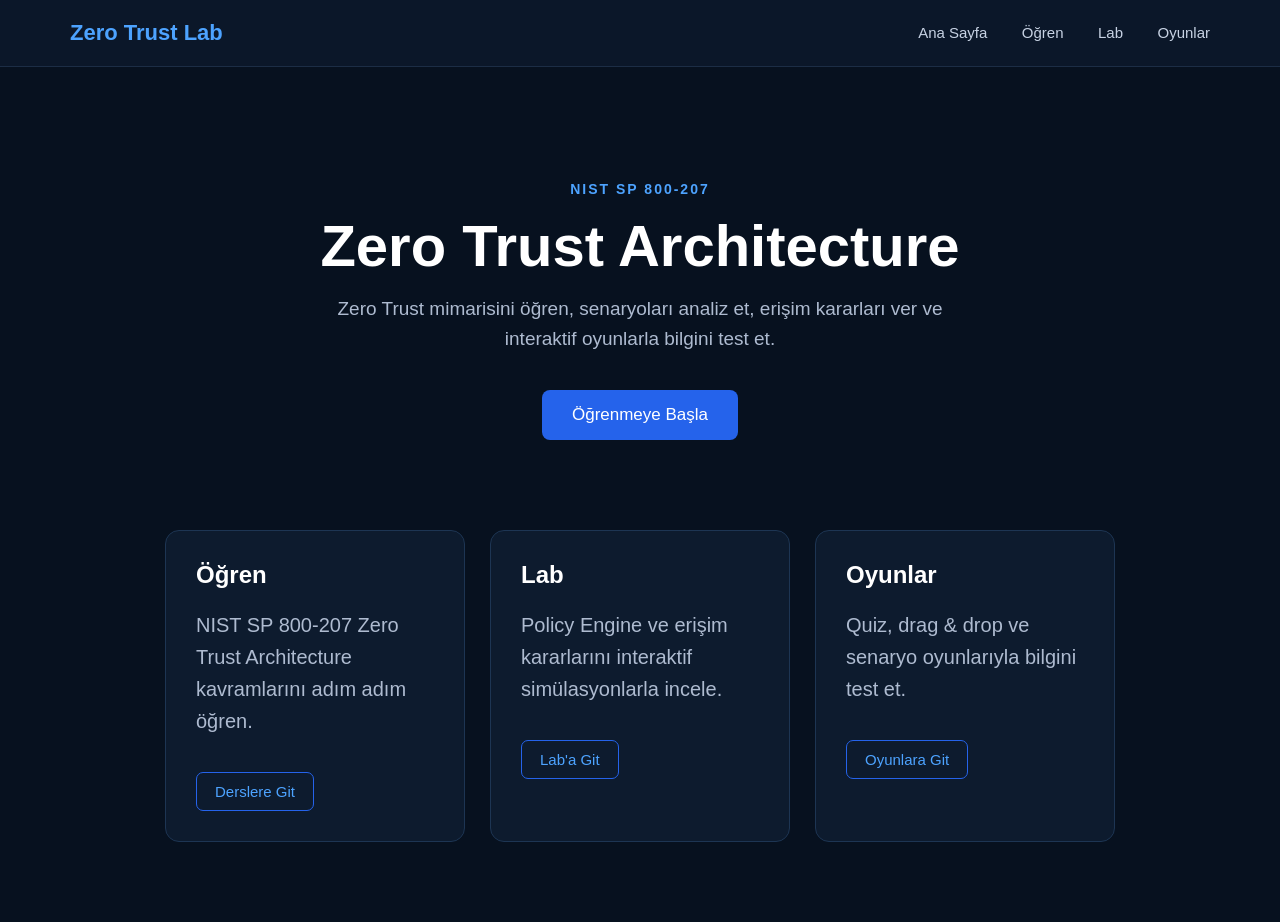
<file: index.html>
<!DOCTYPE html>


<html lang="tr">

<head>

   
    <meta charset="UTF-8">

  
    <meta name="viewport" content="width=device-width, initial-scale=1.0">

    
    <title>Zero Trust Lab</title>

   
    <link rel="stylesheet" href="style.css">

</head>



   <body>

    
    <header class="navbar">

      
        <div class="logo">
            Zero Trust Lab </div>


       
        <nav>
            <a href="index.html">Ana Sayfa</a>
            <a href="learn.html">Öğren</a>
            <a href="lab.html">Lab</a>
            <a href="games.html">Oyunlar</a>
        </nav>

    </header>


   
    <main>

        <section class="hero">

            
            <p class="hero-label">
                NIST SP 800-207
            </p>

        
            <h1>
                Zero Trust Architecture
            </h1>

            <p class="hero-description">
                Zero Trust mimarisini öğren,
                senaryoları analiz et,
                erişim kararları ver
                ve interaktif oyunlarla bilgini test et.
            </p>

            <a href="learn.html" class="start-button">
            Öğrenmeye Başla
            </a>

        </section>


        <section class="cards">

            
            <div class="card">

                <h2>Öğren</h2>

                <p>
                    NIST SP 800-207 Zero Trust Architecture
                    kavramlarını adım adım öğren.
                </p>

               <a href="learn.html" class="card-button">
              Derslere Git
                </a>

            </div>


            
            <div class="card">

                <h2>Lab</h2>

                <p>
                    Policy Engine ve erişim kararlarını
                    interaktif simülasyonlarla incele.
                </p>

                <a href="lab.html" class="card-button">
                Lab'a Git
                </a>

            </div>


            <div class="card">

                <h2>Oyunlar</h2>

                <p>
                    Quiz, drag & drop ve senaryo
                    oyunlarıyla bilgini test et.
                </p>

                <a href="games.html" class="card-button">
                Oyunlara Git
                </a>

            </div>

        </section>

       </main>

</body>

</html>
</file>
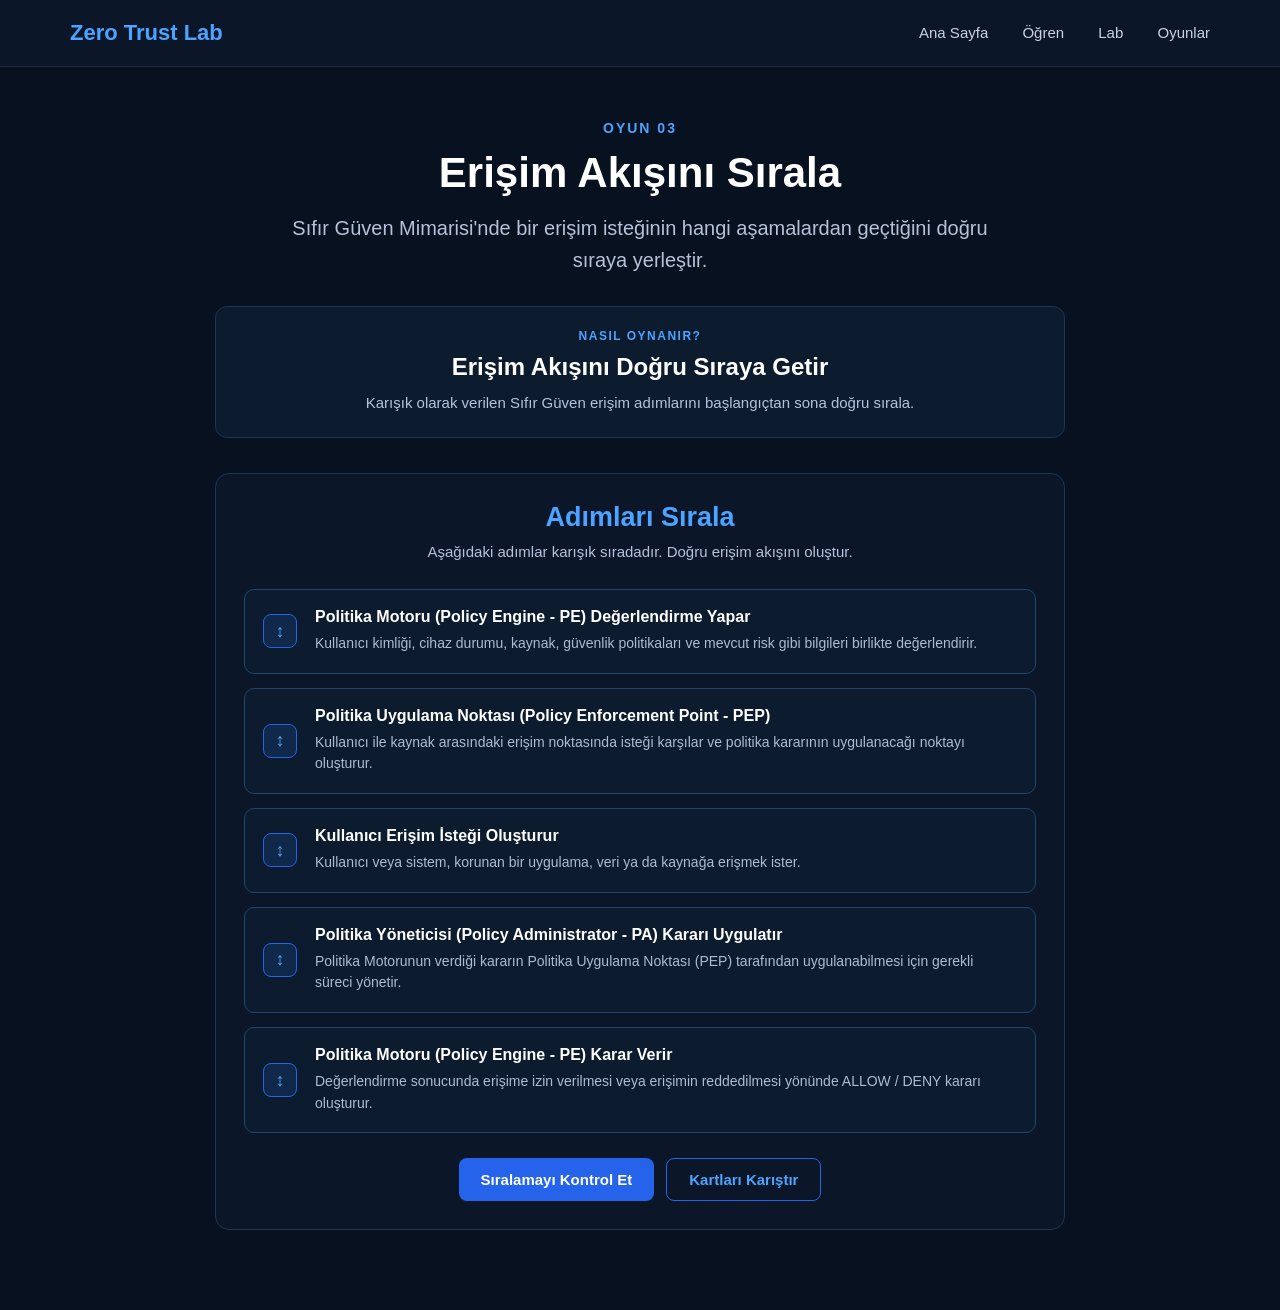
<file: access-flow-order.html>
<!DOCTYPE html>

<html lang="tr">

<head>

    <meta charset="UTF-8">

    <meta name="viewport" content="width=device-width, initial-scale=1.0">

    <title>Erişim Akışını Sırala | Zero Trust Lab</title>

    <!--  CSS dosyası bağlama -->
    <link rel="stylesheet" href="style.css">

</head>

<body>

    <!-- ÜST MENÜ -->

    <header class="navbar">

        <div class="logo">
            Zero Trust Lab
        </div>

        <nav>

            <a href="index.html">
                Ana Sayfa
            </a>

            <a href="learn.html">
                Öğren
            </a>

            <a href="lab.html">
                Lab
            </a>

            <a href="games.html">
                Oyunlar
            </a>

        </nav>

    </header>


    
    <main class="access-flow-page">

        <section class="access-flow-header">

            <p class="hero-label">
                OYUN 03
            </p>

            <h1>
                Erişim Akışını Sırala
            </h1>

            <p>
                Sıfır Güven Mimarisi'nde bir erişim isteğinin
                hangi aşamalardan geçtiğini doğru sıraya yerleştir.
            </p>


        </section>

        
  

        <section class="access-flow-guide">

            <span class="lab-tool-label">
                NASIL OYNANIR?
            </span>

            <h2>
                Erişim Akışını Doğru Sıraya Getir
            </h2>

            <p>
                Karışık olarak verilen Sıfır Güven erişim
                adımlarını başlangıçtan sona doğru sırala.
            </p>

        </section>

   

<section class="access-flow-game">

    <h2>
        Adımları Sırala
    </h2>

    <p>
        Aşağıdaki adımlar karışık sıradadır.
        Doğru erişim akışını oluştur.
    </p>


 
<!-- Karışık erişim adımlarını tutan ana alan -->
<div class="access-flow-list">   
    
 
<div
    class="access-flow-card"
    data-order="3"
    draggable="true"
    ondragstart="akisKartiniSurukle(event, this)"
    ondragend="akisKartiniBirak(this)"
    ondragover="akisKartininUzerineGel(event)"
    ondrop="akisKartiniTasi(this)"
>
    <span class="access-flow-drag-icon">
    ↕
    </span>

    <strong>
        Politika Motoru
        (Policy Engine - PE) Değerlendirme Yapar
    </strong>

    <p>
        Kullanıcı kimliği, cihaz durumu, kaynak,
        güvenlik politikaları ve mevcut risk gibi
        bilgileri birlikte değerlendirir.
    </p>

</div>


  
    

<div
    class="access-flow-card"
    data-order="2"
    draggable="true"
    ondragstart="akisKartiniSurukle(event, this)"
    ondragend="akisKartiniBirak(this)"
    ondragover="akisKartininUzerineGel(event)"
    ondrop="akisKartiniTasi(this)"
>
    <span class="access-flow-drag-icon">
    ↕
    </span>

    <strong>
        Politika Uygulama Noktası
        (Policy Enforcement Point - PEP)
    </strong>

    <p>
        Kullanıcı ile kaynak arasındaki erişim noktasında
        isteği karşılar ve politika kararının uygulanacağı
        noktayı oluşturur.
    </p>

</div>



<div
    class="access-flow-card"
    data-order="1"
    draggable="true"
    ondragstart="akisKartiniSurukle(event, this)"
    ondragend="akisKartiniBirak(this)"
    ondragover="akisKartininUzerineGel(event)"
    ondrop="akisKartiniTasi(this)"
>

    <span class="access-flow-drag-icon">
    ↕
    </span>

    <strong>
        Kullanıcı Erişim İsteği Oluşturur
    </strong>

    <p>
        Kullanıcı veya sistem, korunan bir uygulama,
        veri ya da kaynağa erişmek ister.
    </p>

</div>




<div
    class="access-flow-card"
    data-order="5"
    draggable="true"
    ondragstart="akisKartiniSurukle(event, this)"
    ondragend="akisKartiniBirak(this)"
    ondragover="akisKartininUzerineGel(event)"
    ondrop="akisKartiniTasi(this)"
>
    <span class="access-flow-drag-icon">
    ↕
    </span>
    <strong>
        Politika Yöneticisi
        (Policy Administrator - PA) Kararı Uygulatır
    </strong>

    <p>
        Politika Motorunun verdiği kararın
        Politika Uygulama Noktası (PEP) tarafından
        uygulanabilmesi için gerekli süreci yönetir.
    </p>

</div>


<div
    class="access-flow-card"
    data-order="4"
    draggable="true"
    ondragstart="akisKartiniSurukle(event, this)"
    ondragend="akisKartiniBirak(this)"
    ondragover="akisKartininUzerineGel(event)"
    ondrop="akisKartiniTasi(this)"
>
<span class="access-flow-drag-icon">
    ↕
    </span>

    <strong>
        Politika Motoru
        (Policy Engine - PE) Karar Verir
    </strong>

    <p>
        Değerlendirme sonucunda erişime izin verilmesi
        veya erişimin reddedilmesi yönünde
        ALLOW / DENY kararı oluşturur.
    </p>

</div>

</div>


<div class="access-flow-check-area">

    <button
        type="button"
        id="access-flow-check-button"
        onclick="akisSiralamasiKontrolEt()"
    >
        Sıralamayı Kontrol Et
    </button>

    <button
        type="button"
        id="access-flow-shuffle-button"
        onclick="akisKartlariniKaristir()"
    >
        Kartları Karıştır
    </button>

</div>

<div id="access-flow-result"></div>

<button
    type="button"
    id="access-flow-restart-button"
    onclick="akisOyununuTekrarBaslat()"
>
    Oyunu Tekrar Başlat
</button>

</section>

    </main>


    <!--  JavaScript dosyası bağlama -->
    <script src="script.js"></script>

</body>

</html>
</file>
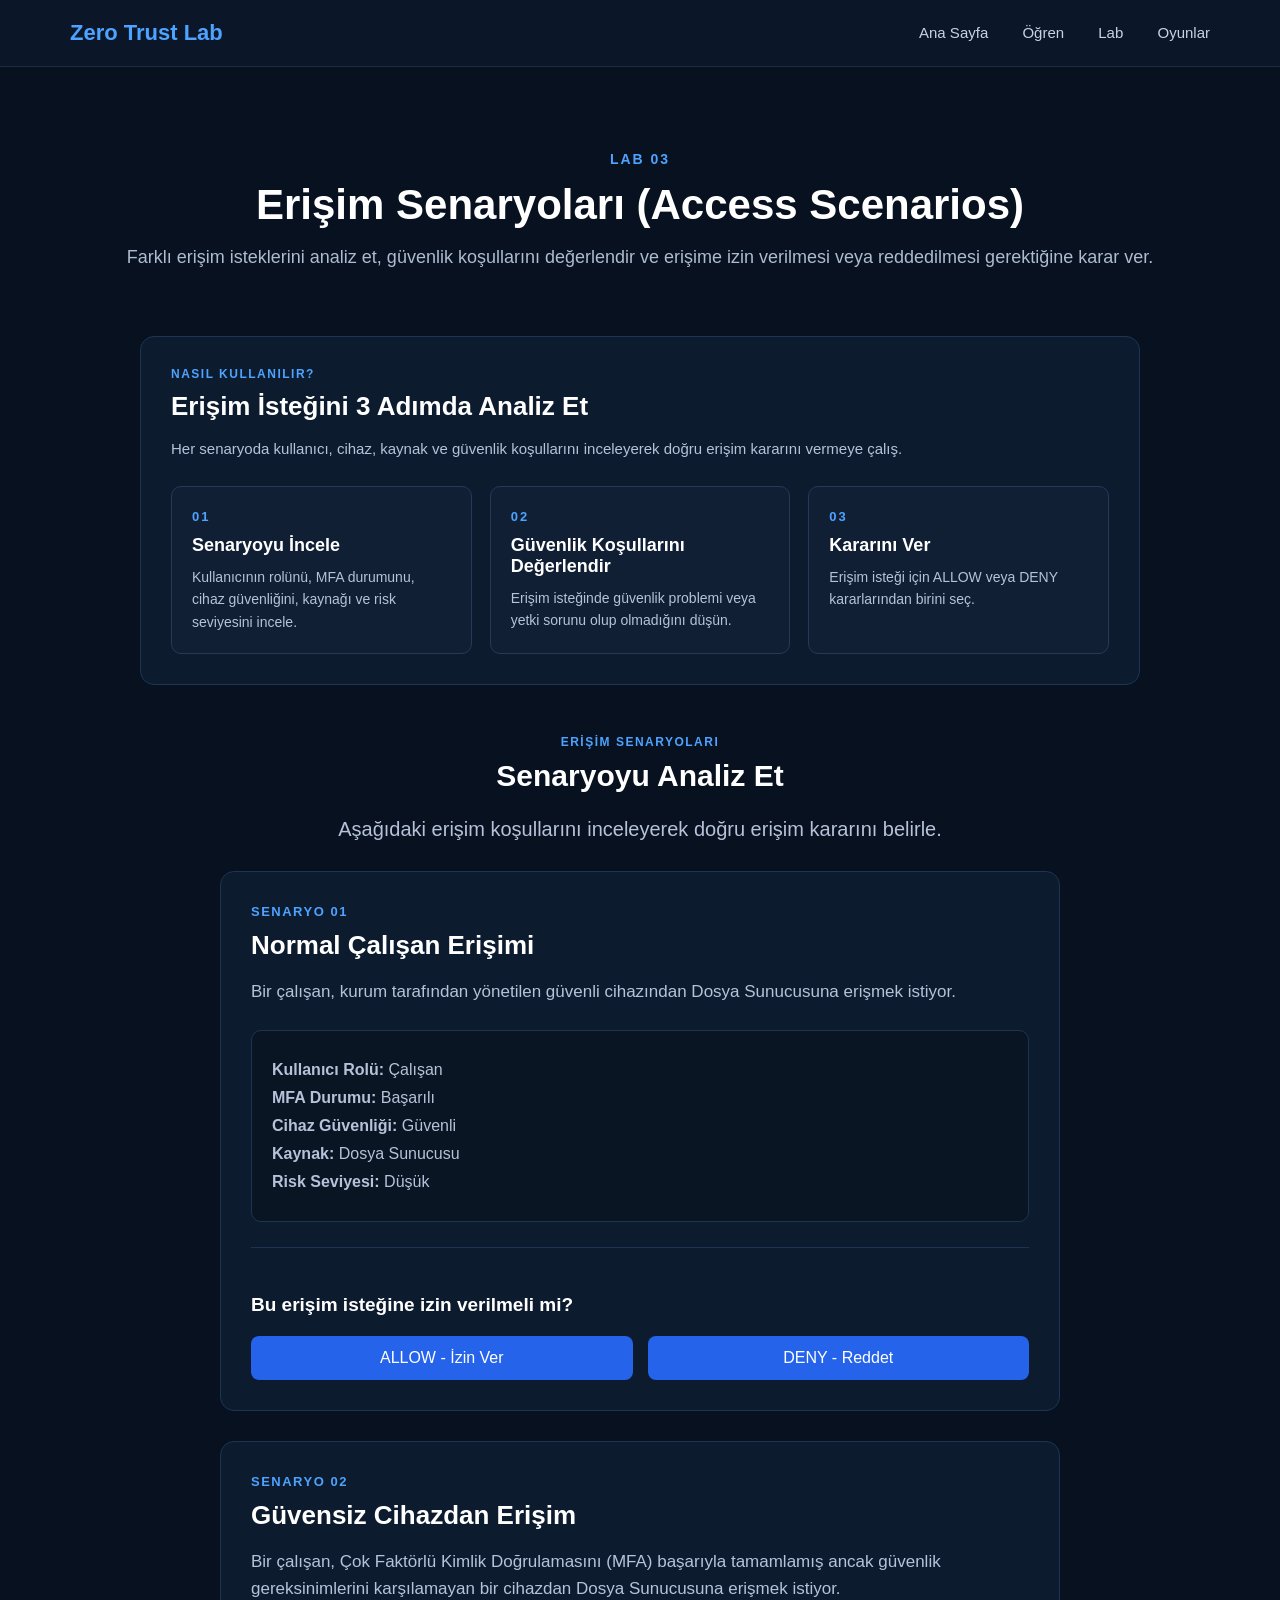
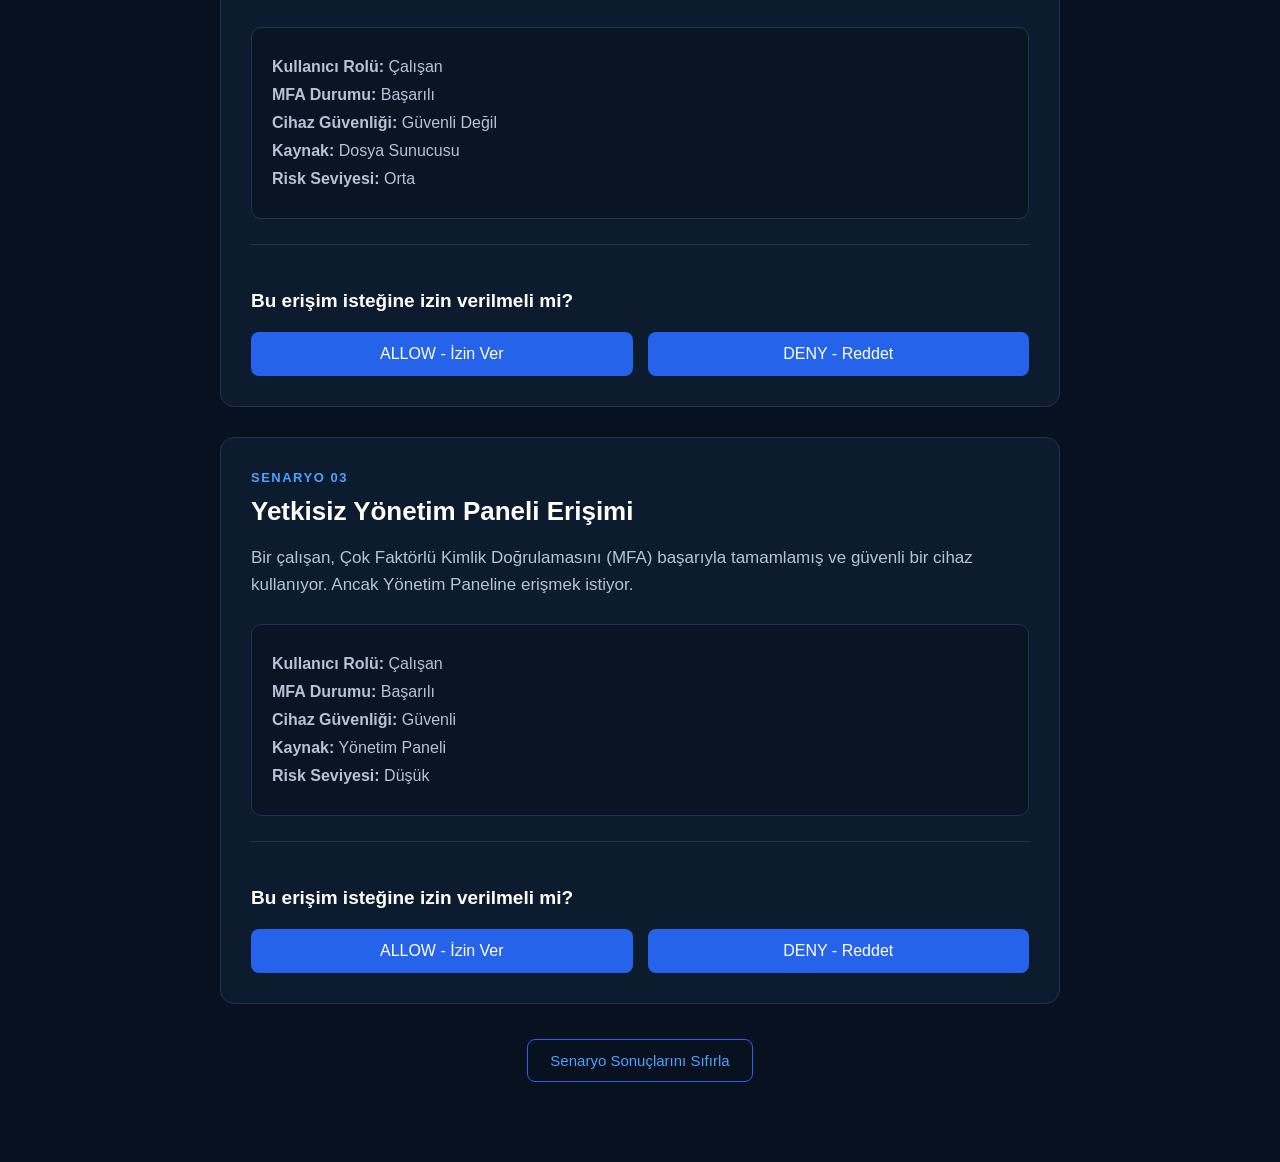
<file: access-scenarios.html>
<!DOCTYPE html>

<html lang="tr">

<head>

   
    <meta charset="UTF-8">

    <meta name="viewport" content="width=device-width, initial-scale=1.0">

    <title>Erişim Senaryoları | Zero Trust Lab</title>

    <link rel="stylesheet" href="style.css">

</head>


<body>


    

    <header class="navbar">

        <div class="logo">
            Zero Trust Lab
        </div>

        <nav>

            <a href="index.html">
                Ana Sayfa
            </a>

            <a href="learn.html">
                Öğren
            </a>

            <a href="lab.html">
                Lab
            </a>

            <a href="games.html">Oyunlar</a>
        </nav>

    </header>





    <main class="access-scenarios-page">


        

        <section class="access-scenarios-header">

            <p class="hero-label">
                LAB 03
            </p>

            <h1>
                Erişim Senaryoları
                (Access Scenarios)
            </h1>

            <p>
                Farklı erişim isteklerini analiz et,
                güvenlik koşullarını değerlendir ve erişime
                izin verilmesi veya reddedilmesi gerektiğine karar ver.
            </p>

        </section>



        <section class="lab-guide">

            <span class="lab-tool-label">
                NASIL KULLANILIR?
            </span>

            <h2>
                Erişim İsteğini 3 Adımda Analiz Et
            </h2>


            <p class="lab-guide-description">

                Her senaryoda kullanıcı, cihaz, kaynak ve
                güvenlik koşullarını inceleyerek doğru erişim
                kararını vermeye çalış.

            </p>


            <div class="lab-guide-steps">


                <div class="lab-guide-step">

                    <span class="guide-number">
                        01
                    </span>

                    <h3>
                        Senaryoyu İncele
                    </h3>

                    <p>
                        Kullanıcının rolünü, MFA durumunu,
                        cihaz güvenliğini, kaynağı ve risk
                        seviyesini incele.
                    </p>

                </div>



                
                <div class="lab-guide-step">

                    <span class="guide-number">
                        02
                    </span>

                    <h3>
                        Güvenlik Koşullarını Değerlendir
                    </h3>

                    <p>
                        Erişim isteğinde güvenlik problemi
                        veya yetki sorunu olup olmadığını düşün.
                    </p>

                </div>



               
                <div class="lab-guide-step">

                    <span class="guide-number">
                        03
                    </span>

                    <h3>
                        Kararını Ver
                    </h3>

                    <p>
                        Erişim isteği için ALLOW veya DENY
                        kararlarından birini seç.
                    </p>

                </div>


            </div>

        </section>




        <section class="access-scenario-container">


            <span class="lab-tool-label">
                ERİŞİM SENARYOLARI
            </span>


            <h2>
                Senaryoyu Analiz Et
            </h2>


            <p>
                Aşağıdaki erişim koşullarını inceleyerek
                doğru erişim kararını belirle.
            </p>


            
            <!-- SENARYO 01 - NORMAL ÇALIŞAN ERİŞİMİ  -->

<div class="access-scenario-card">

   
    <span class="scenario-number">
        SENARYO 01
    </span>



    <h3>
        Normal Çalışan Erişimi
    </h3>


    <p class="scenario-description">
        Bir çalışan, kurum tarafından yönetilen güvenli
        cihazından Dosya Sunucusuna erişmek istiyor.
    </p>


    <div class="scenario-details">


        <p>
            <strong>Kullanıcı Rolü:</strong>
            Çalışan
        </p>


        <p>
            <strong>MFA Durumu:</strong>
            Başarılı
        </p>


        <p>
            <strong>Cihaz Güvenliği:</strong>
            Güvenli
        </p>


        <p>
            <strong>Kaynak:</strong>
            Dosya Sunucusu
        </p>


        <p>
            <strong>Risk Seviyesi:</strong>
            Düşük
        </p>


    </div>


    <div class="scenario-question">

        <h4>
            Bu erişim isteğine izin verilmeli mi?
        </h4>


       <div class="scenario-buttons">



    <button
        type="button"
        onclick="senaryoBirKontrol('allow')"
    >
        ALLOW - İzin Ver
    </button>



    <button
        type="button"
        onclick="senaryoBirKontrol('deny')"
    >
        DENY - Reddet
    </button>

</div>





<div id="scenario-1-result"></div>


</div>


</div>


<!-- SENARYO 02 - GÜVENSİZ CİHAZDAN ERİŞİM -->

<div class="access-scenario-card">

    <span class="scenario-number">
        SENARYO 02
    </span>

    <h3>
        Güvensiz Cihazdan Erişim
    </h3>

    <p class="scenario-description">
        Bir çalışan, Çok Faktörlü Kimlik Doğrulamasını (MFA)
        başarıyla tamamlamış ancak güvenlik gereksinimlerini
        karşılamayan bir cihazdan Dosya Sunucusuna erişmek istiyor.
    </p>


    <div class="scenario-details">

        <p>
            <strong>Kullanıcı Rolü:</strong>
            Çalışan
        </p>

        <p>
            <strong>MFA Durumu:</strong>
            Başarılı
        </p>

        <p>
            <strong>Cihaz Güvenliği:</strong>
            Güvenli Değil
        </p>

        <p>
            <strong>Kaynak:</strong>
            Dosya Sunucusu
        </p>

        <p>
            <strong>Risk Seviyesi:</strong>
            Orta
        </p>

    </div>


    <div class="scenario-question">

        <h4>
            Bu erişim isteğine izin verilmeli mi?
        </h4>

        <div class="scenario-buttons">

            <button
                type="button"
                onclick="senaryoIkiKontrol('allow')"
            >
                ALLOW - İzin Ver
            </button>

            <button
                type="button"
                onclick="senaryoIkiKontrol('deny')"
            >
                DENY - Reddet
            </button>

        </div>

    </div>


    <div id="scenario-2-result"></div>


</div>


<!-- SENARYO 03 - YETKİSİZ YÖNETİM PANELİ ERİŞİMİ -->

<div class="access-scenario-card">

    <span class="scenario-number">
        SENARYO 03
    </span>

    <h3>
        Yetkisiz Yönetim Paneli Erişimi
    </h3>

    <p class="scenario-description">
        Bir çalışan, Çok Faktörlü Kimlik Doğrulamasını (MFA)
        başarıyla tamamlamış ve güvenli bir cihaz kullanıyor.
        Ancak Yönetim Paneline erişmek istiyor.
    </p>


    <div class="scenario-details">

        <p>
            <strong>Kullanıcı Rolü:</strong>
            Çalışan
        </p>

        <p>
            <strong>MFA Durumu:</strong>
            Başarılı
        </p>

        <p>
            <strong>Cihaz Güvenliği:</strong>
            Güvenli
        </p>

        <p>
            <strong>Kaynak:</strong>
            Yönetim Paneli
        </p>

        <p>
            <strong>Risk Seviyesi:</strong>
            Düşük
        </p>

    </div>


    <div class="scenario-question">

        <h4>
            Bu erişim isteğine izin verilmeli mi?
        </h4>

        <div class="scenario-buttons">

            <button
                type="button"
                onclick="senaryoUcKontrol('allow')"
            >
                ALLOW - İzin Ver
            </button>

            <button
                type="button"
                onclick="senaryoUcKontrol('deny')"
            >
                DENY - Reddet
            </button>

        </div>

    </div>


    <div id="scenario-3-result"></div>


</div>






<div class="scenario-reset-area">

   
    <button
        type="button"
        onclick="senaryoSonuclariniSifirla()"
    >
        Senaryo Sonuçlarını Sıfırla
    </button>

</div>


</section>

        


</main>


    
    <script src="script.js"></script>


</body>

</html>
</file>
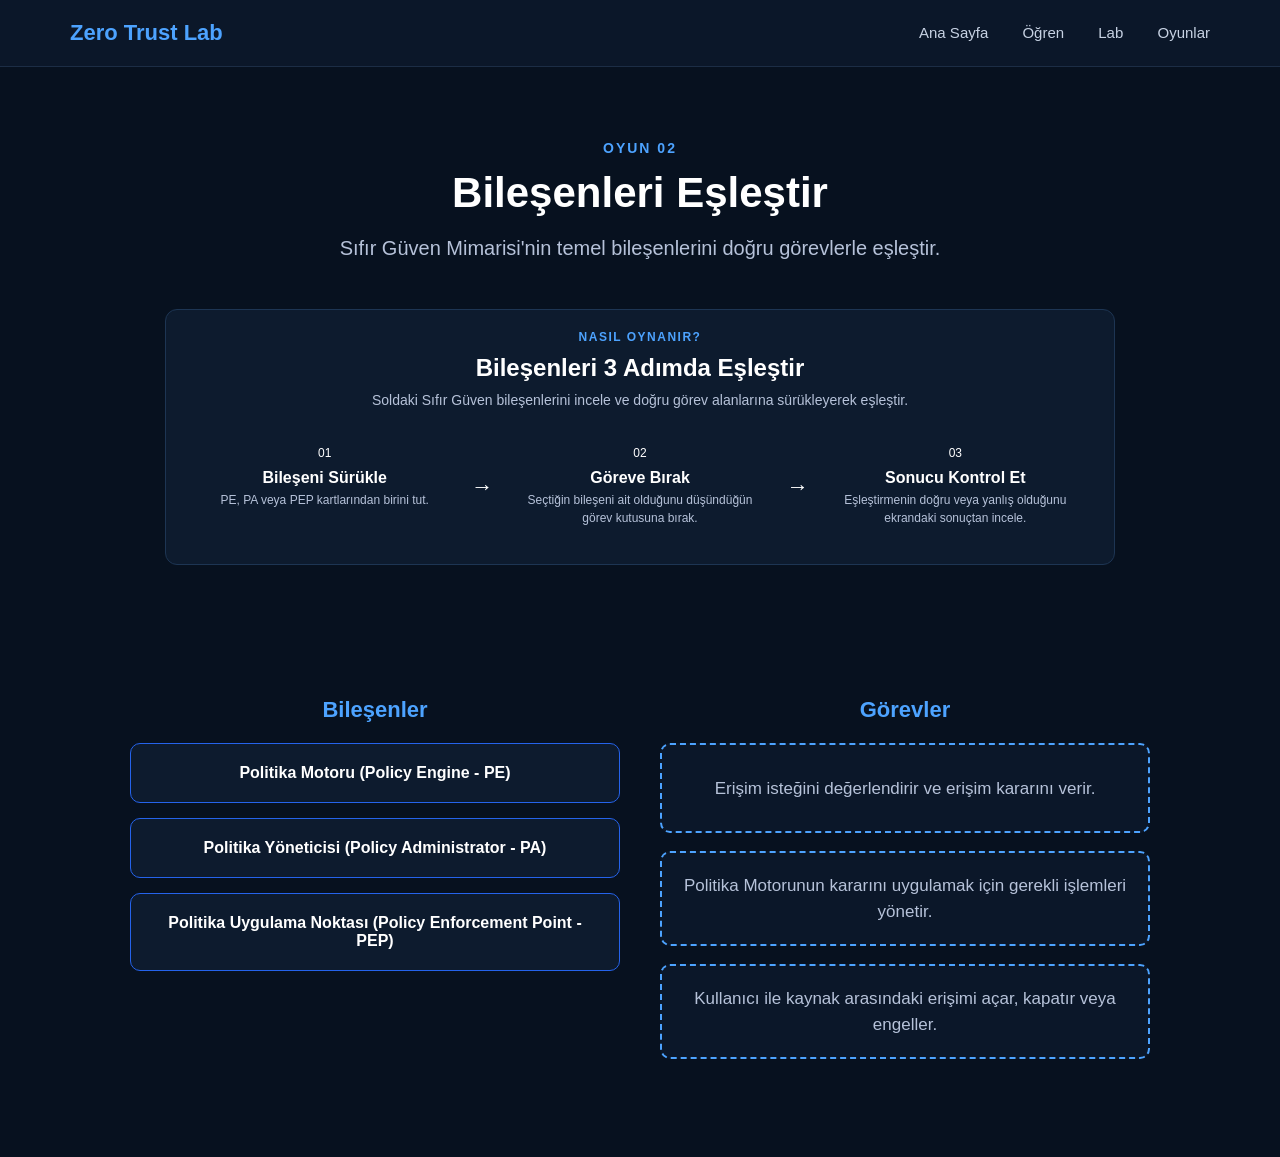
<file: component-matching.html>
<!DOCTYPE html>

<html lang="tr">

<head>

    <meta charset="UTF-8">


    <meta name="viewport" content="width=device-width, initial-scale=1.0">

    
    <title>Bileşenleri Eşleştir | Zero Trust Lab</title>

    <link rel="stylesheet" href="style.css">

</head>


<body>


  

    <header class="navbar">

        <div class="logo">
            Zero Trust Lab
        </div>

        <nav>

            <a href="index.html">
                Ana Sayfa
            </a>

            <a href="learn.html">
                Öğren
            </a>

            <a href="lab.html">
                Lab
            </a>

            <a href="games.html">
                Oyunlar
            </a>

        </nav>

    </header>



    <main>

        
        <section class="matching-header">

            <p class="hero-label">
                OYUN 02
            </p>

            <h1>
                Bileşenleri Eşleştir
            </h1>

            <p>
                Sıfır Güven Mimarisi'nin temel bileşenlerini
                doğru görevlerle eşleştir.
            </p>

        </section>


   



<section class="matching-game-info">

    <span class="lab-tool-label">
        NASIL OYNANIR?
    </span>

    <h2>
        Bileşenleri 3 Adımda Eşleştir
    </h2>

    <p class="matching-guide-description">
        Soldaki Sıfır Güven bileşenlerini incele
        ve doğru görev alanlarına sürükleyerek eşleştir.
    </p>


    


    <div class="matching-guide-steps">


        
        <div class="matching-guide-step">

            <span class="matching-guide-number">
                01
            </span>

            <h3>
                Bileşeni Sürükle
            </h3>

            <p>
                PE, PA veya PEP kartlarından
                birini  tut.
            </p>

        </div>


        <!-- Adımlar arasındaki ok -->
        <div class="matching-guide-arrow">
            →
        </div>




     
        <div class="matching-guide-step">

            <span class="matching-guide-number">
                02
            </span>

            <h3>
                Göreve Bırak
            </h3>

            <p>
                Seçtiğin bileşeni ait olduğunu
                düşündüğün görev kutusuna bırak.
            </p>

        </div>


       
        <div class="matching-guide-arrow">
            →
        </div>




        <div class="matching-guide-step">

            <span class="matching-guide-number">
                03
            </span>

            <h3>
                Sonucu Kontrol Et
            </h3>

            <p>
                Eşleştirmenin doğru veya yanlış
                olduğunu ekrandaki sonuçtan incele.
            </p>

        </div>


    </div>

</section>



  
    <div class="matching-restart-area">

    <button
        type="button"
        id="matching-restart-button"
        onclick="eslestirmeOyununuTekrarBaslat()"
    >
        Oyunu Tekrar Başlat
    </button>

</div>


<section class="matching-game-container">

    
    

  <div class="matching-components">

    <h3>
        Bileşenler
    </h3>


   
    <div
        class="matching-card"
        draggable="true"
       ondragstart="suruklemeyiBaslat(event, 'pe', this)"
        ondragend="suruklemeyiBitir(this)"
    >
        <strong>
            Politika Motoru
            (Policy Engine - PE)
        </strong>
    </div>


   
    <div
        class="matching-card"
        draggable="true"
        ondragstart="suruklemeyiBaslat(event, 'pa', this)"
        ondragend="suruklemeyiBitir(this)"
    >
        <strong>
            Politika Yöneticisi
            (Policy Administrator - PA)
        </strong>
    </div>


    <div
        class="matching-card"
        draggable="true"
        ondragstart="suruklemeyiBaslat(event, 'pep', this)"
        ondragend="suruklemeyiBitir(this)"
    >
        <strong>
            Politika Uygulama Noktası
            (Policy Enforcement Point - PEP)
        </strong>
    </div>


</div>





<div class="matching-tasks">

    <h3>
        Görevler
    </h3>
            

       
    
         <div
    id="matching-zone-1"
    class="matching-drop-zone"
    ondragover="birakmayaIzinVer(event)"
    ondragenter="birakmaAlaniniVurgula('matching-zone-1')"
    ondragleave="birakmaAlaniVurgusunuKaldir('matching-zone-1')"
    ondrop="bileseniBirak('pe', 'matching-result-1', 'matching-zone-1')"
>

            <p>
                Erişim isteğini değerlendirir
                ve erişim kararını verir.
            </p>

        </div>

         <div id="matching-result-1"></div>


       <div
    id="matching-zone-2"
    class="matching-drop-zone"
    ondragover="birakmayaIzinVer(event)"
    ondragenter="birakmaAlaniniVurgula('matching-zone-2')"
    ondragleave="birakmaAlaniVurgusunuKaldir('matching-zone-2')"
    ondrop="bileseniBirak('pa', 'matching-result-2', 'matching-zone-2')"
>

            <p>
                Politika Motorunun kararını uygulamak için
                gerekli işlemleri yönetir.
            </p>

        </div>

        <div id="matching-result-2"></div>


                
        <div
    id="matching-zone-3"
    class="matching-drop-zone"
    ondragover="birakmayaIzinVer(event)"
    ondragenter="birakmaAlaniniVurgula('matching-zone-3')"
    ondragleave="birakmaAlaniVurgusunuKaldir('matching-zone-3')"
    ondrop="bileseniBirak('pep', 'matching-result-3', 'matching-zone-3')"
>

            <p>
                Kullanıcı ile kaynak arasındaki erişimi
                açar, kapatır veya engeller.
            </p>

        </div>


        <div id="matching-result-3"></div>

    </div>


</section>

    </main>


    <script src="script.js"></script>


</body>

</html>
</file>
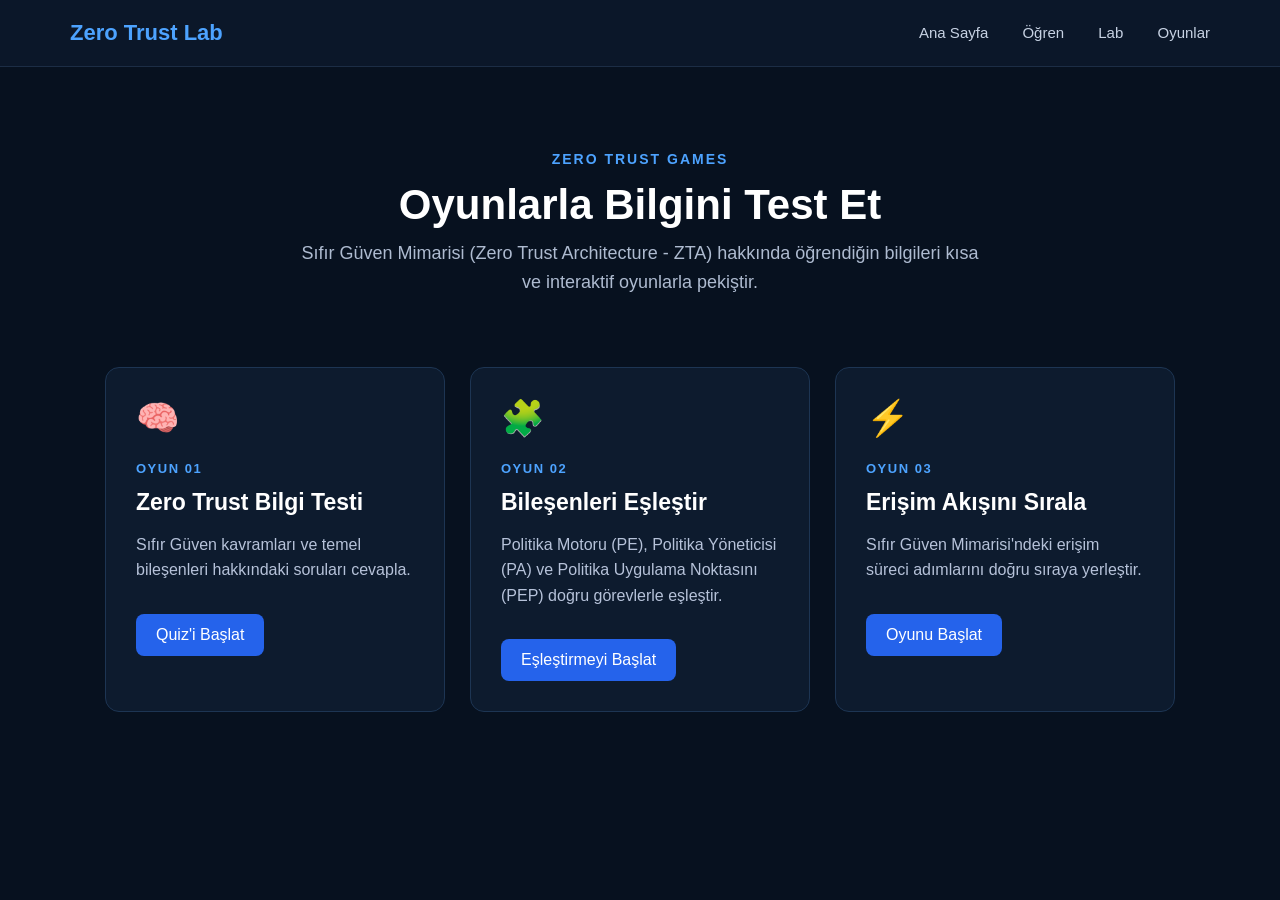
<file: games.html>
<!DOCTYPE html>

<html lang="tr">

<head>

    <!-- Türkçe karakterlerin düzgün görünmesini sağlar -->
    <meta charset="UTF-8">

    <!-- Mobil cihazlarda sayfanın düzgün ölçeklenmesini sağlar -->
    <meta name="viewport" content="width=device-width, initial-scale=1.0">

    <!-- Tarayıcı sekmesindeki başlık -->
    <title>Oyunlar | Zero Trust Lab</title>

    <!-- Projenin ortak tasarım dosyasını bağlıyoruz -->
    <link rel="stylesheet" href="style.css">

</head>


<body>


    <!-- =====================================================
         ÜST MENÜ
         ===================================================== -->

    <header class="navbar">

        <div class="logo">
            Zero Trust Lab
        </div>

        <nav>

            <a href="index.html">
                Ana Sayfa
            </a>

            <a href="learn.html">
                Öğren
            </a>

            <a href="lab.html">
                Lab
            </a>

            <a href="games.html">
                Oyunlar
            </a>

        </nav>

    </header>


  

    <main class="games-page">


       

        <section class="games-header">

            <p class="hero-label">
                ZERO TRUST GAMES
            </p>

            <h1>
                Oyunlarla Bilgini Test Et
            </h1>

            <p>
                Sıfır Güven Mimarisi (Zero Trust Architecture - ZTA)
                hakkında öğrendiğin bilgileri kısa ve interaktif
                oyunlarla pekiştir.
            </p>

        </section>



        <section class="game-cards">


            <!-- OYUN 01 -->
            <div class="game-card">

                <div class="game-icon">
                    🧠
                </div>

                <span class="game-label">
                    OYUN 01
                </span>

                <h2>
                    Zero Trust Bilgi Testi
                </h2>

                <p>
                    Sıfır Güven kavramları ve temel bileşenleri
                    hakkındaki soruları cevapla.
                </p>


                
                <a href="zero-trust-quiz.html" class="game-button">
                    Quiz'i Başlat
                </a>

            </div>


            <!-- OYUN 02 -->
            <div class="game-card">

                <div class="game-icon">
                    🧩
                </div>

                <span class="game-label">
                    OYUN 02
                </span>

                <h2>
                    Bileşenleri Eşleştir
                </h2>

                <p>
                    Politika Motoru (PE), Politika Yöneticisi (PA)
                    ve Politika Uygulama Noktasını (PEP)
                    doğru görevlerle eşleştir.
                </p>


             
            <a href="component-matching.html" class="game-button">
                Eşleştirmeyi Başlat
            </a>

            </div>


            <!-- OYUN 03 -->
            <div class="game-card">

                <div class="game-icon">
                    ⚡
                </div>

                <span class="game-label">
                    OYUN 03
                </span>

                <h2>
                Erişim Akışını Sırala
                </h2>

              <p>
                Sıfır Güven Mimarisi'ndeki erişim süreci
                adımlarını doğru sıraya yerleştir.
              </p>

              
                <a href="access-flow-order.html" class="game-button">
                    Oyunu Başlat
                </a>
            </div>


        </section>


    </main>


    <script src="script.js"></script>


</body>

</html>
</file>
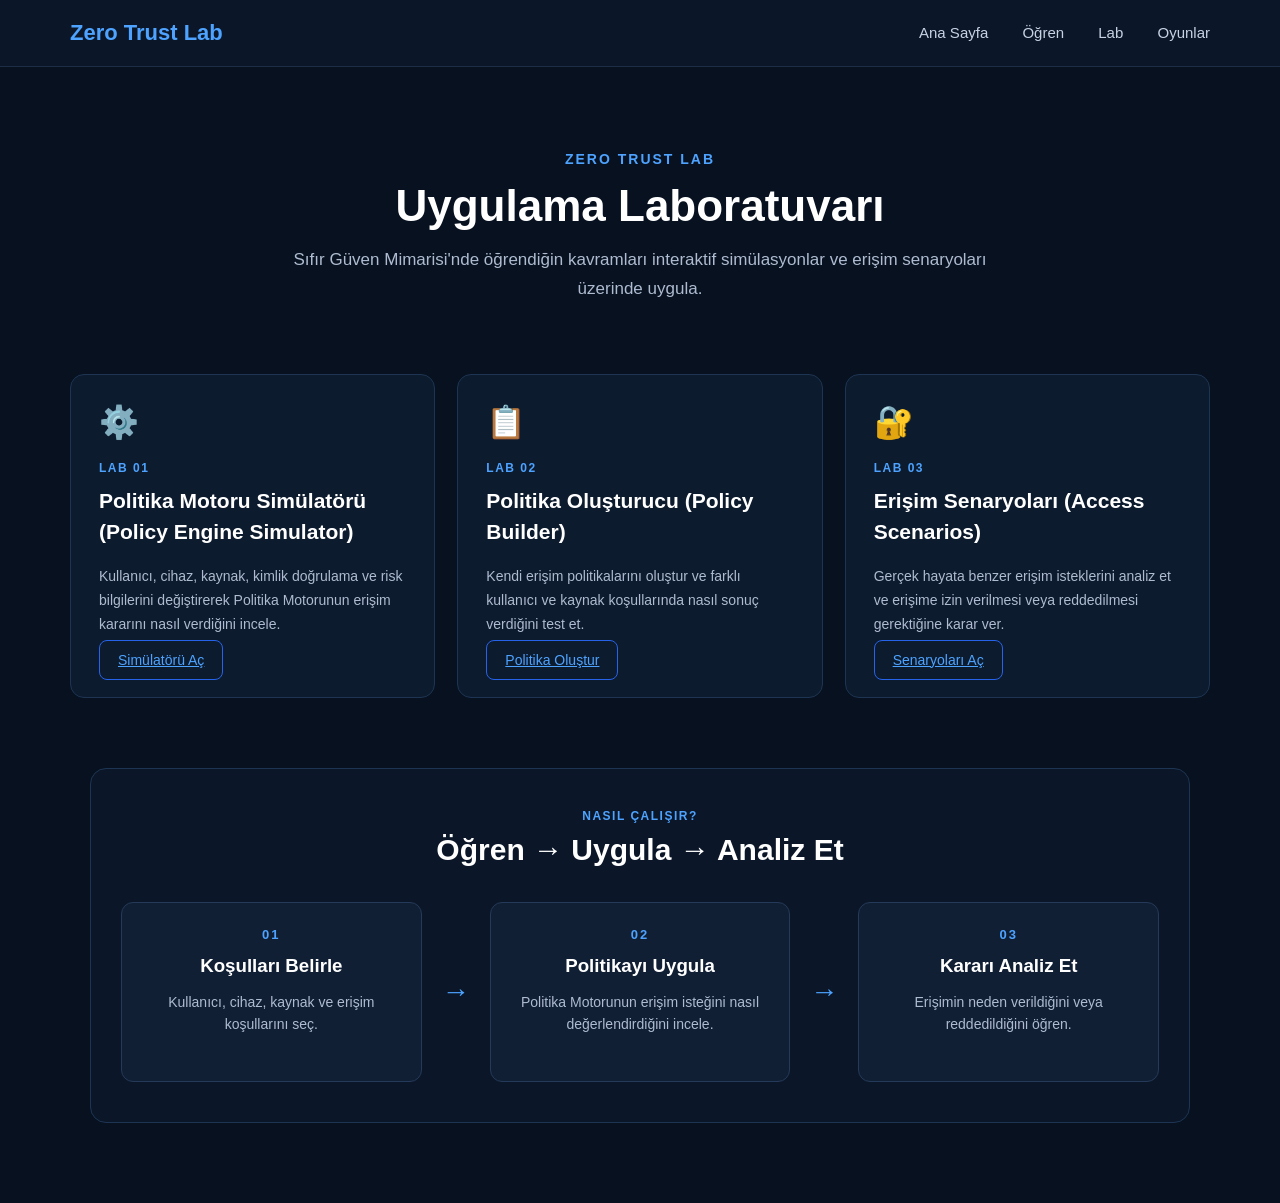
<file: lab.html>
<!DOCTYPE html>

<html lang="tr">

<head>

    <meta charset="UTF-8">

    
    <meta name="viewport" content="width=device-width, initial-scale=1.0">

    <title>Zero Trust Lab | Uygulama Laboratuvarı</title>

    
    <link rel="stylesheet" href="style.css">

</head>

<body>



    <header class="navbar">

        <div class="logo">
            Zero Trust Lab
        </div>


        <nav>

            <a href="index.html">
                Ana Sayfa
            </a>

            <a href="learn.html">
                Öğren
            </a>

            <a href="lab.html">
                Lab
            </a>

           <a href="games.html">Oyunlar</a>
        </nav>

    </header>



    <main class="lab-page">


        
        <section class="lab-header">

            <p class="hero-label">
                ZERO TRUST LAB
            </p>

            <h1>
                Uygulama Laboratuvarı
            </h1>

            <p>
                Sıfır Güven Mimarisi'nde öğrendiğin kavramları
                interaktif simülasyonlar ve erişim senaryoları
                üzerinde uygula.
            </p>

        </section>



       
        <section class="lab-tools">


            <!-- POLICY ENGINE SIMULATOR -->
            <div class="lab-tool-card">

                <div class="lab-tool-icon">
                    ⚙️
                </div>

                <span class="lab-tool-label">
                    LAB 01
                </span>

                <h2>
                    Politika Motoru Simülatörü
                    (Policy Engine Simulator)
                </h2>

                <p>
                    Kullanıcı, cihaz, kaynak, kimlik doğrulama
                    ve risk bilgilerini değiştirerek Politika Motorunun
                    erişim kararını nasıl verdiğini incele.
                </p>

               

                <a href="policy-engine.html" class="lab-tool-button">
                    Simülatörü Aç
                </a>

                
            </div>



            <!-- POLICY BUILDER -->
            <div class="lab-tool-card">

                <div class="lab-tool-icon">
                    📋
                </div>

                <span class="lab-tool-label">
                    LAB 02
                </span>

                <h2>
                    Politika Oluşturucu
                    (Policy Builder)
                </h2>

                <p>
                    Kendi erişim politikalarını oluştur ve
                    farklı kullanıcı ve kaynak koşullarında
                    nasıl sonuç verdiğini test et.
                </p>

                                
                <a href="policy-builder.html" class="lab-tool-button">
                    Politika Oluştur
                </a>

            </div>



            <!-- ACCESS SCENARIO -->
            <div class="lab-tool-card">

                <div class="lab-tool-icon">
                    🔐
                </div>

                <span class="lab-tool-label">
                    LAB 03
                </span>

                <h2>
                    Erişim Senaryoları
                    (Access Scenarios)
                </h2>

                <p>
                    Gerçek hayata benzer erişim isteklerini analiz et
                    ve erişime izin verilmesi veya reddedilmesi
                    gerektiğine karar ver.
                </p>

               
                <a href="access-scenarios.html" class="lab-tool-button">
                    Senaryoları Aç
                </a>
                
            </div>

        </section>

        
  




       
        <section class="lab-info">

            <span class="lab-tool-label">
                NASIL ÇALIŞIR?
            </span>

            <h2>
                Öğren → Uygula → Analiz Et
            </h2>


            <div class="lab-process">


                <div class="lab-process-step">

                    <span>
                        01
                    </span>

                    <h3>
                        Koşulları Belirle
                    </h3>

                    <p>
                        Kullanıcı, cihaz, kaynak ve erişim
                        koşullarını seç.
                    </p>

                </div>



                <div class="lab-process-arrow">
                    →
                </div>



                <div class="lab-process-step">

                    <span>
                        02
                    </span>

                    <h3>
                        Politikayı Uygula
                    </h3>

                    <p>
                        Politika Motorunun erişim isteğini
                        nasıl değerlendirdiğini incele.
                    </p>

                </div>



                <div class="lab-process-arrow">
                    →
                </div>



                <div class="lab-process-step">

                    <span>
                        03
                    </span>

                    <h3>
                        Kararı Analiz Et
                    </h3>

                    <p>
                        Erişimin neden verildiğini veya
                        reddedildiğini öğren.
                    </p>

                </div>

            </div>

        </section>


    </main>


    
    <script src="script.js"></script>

</body>

</html>
</file>
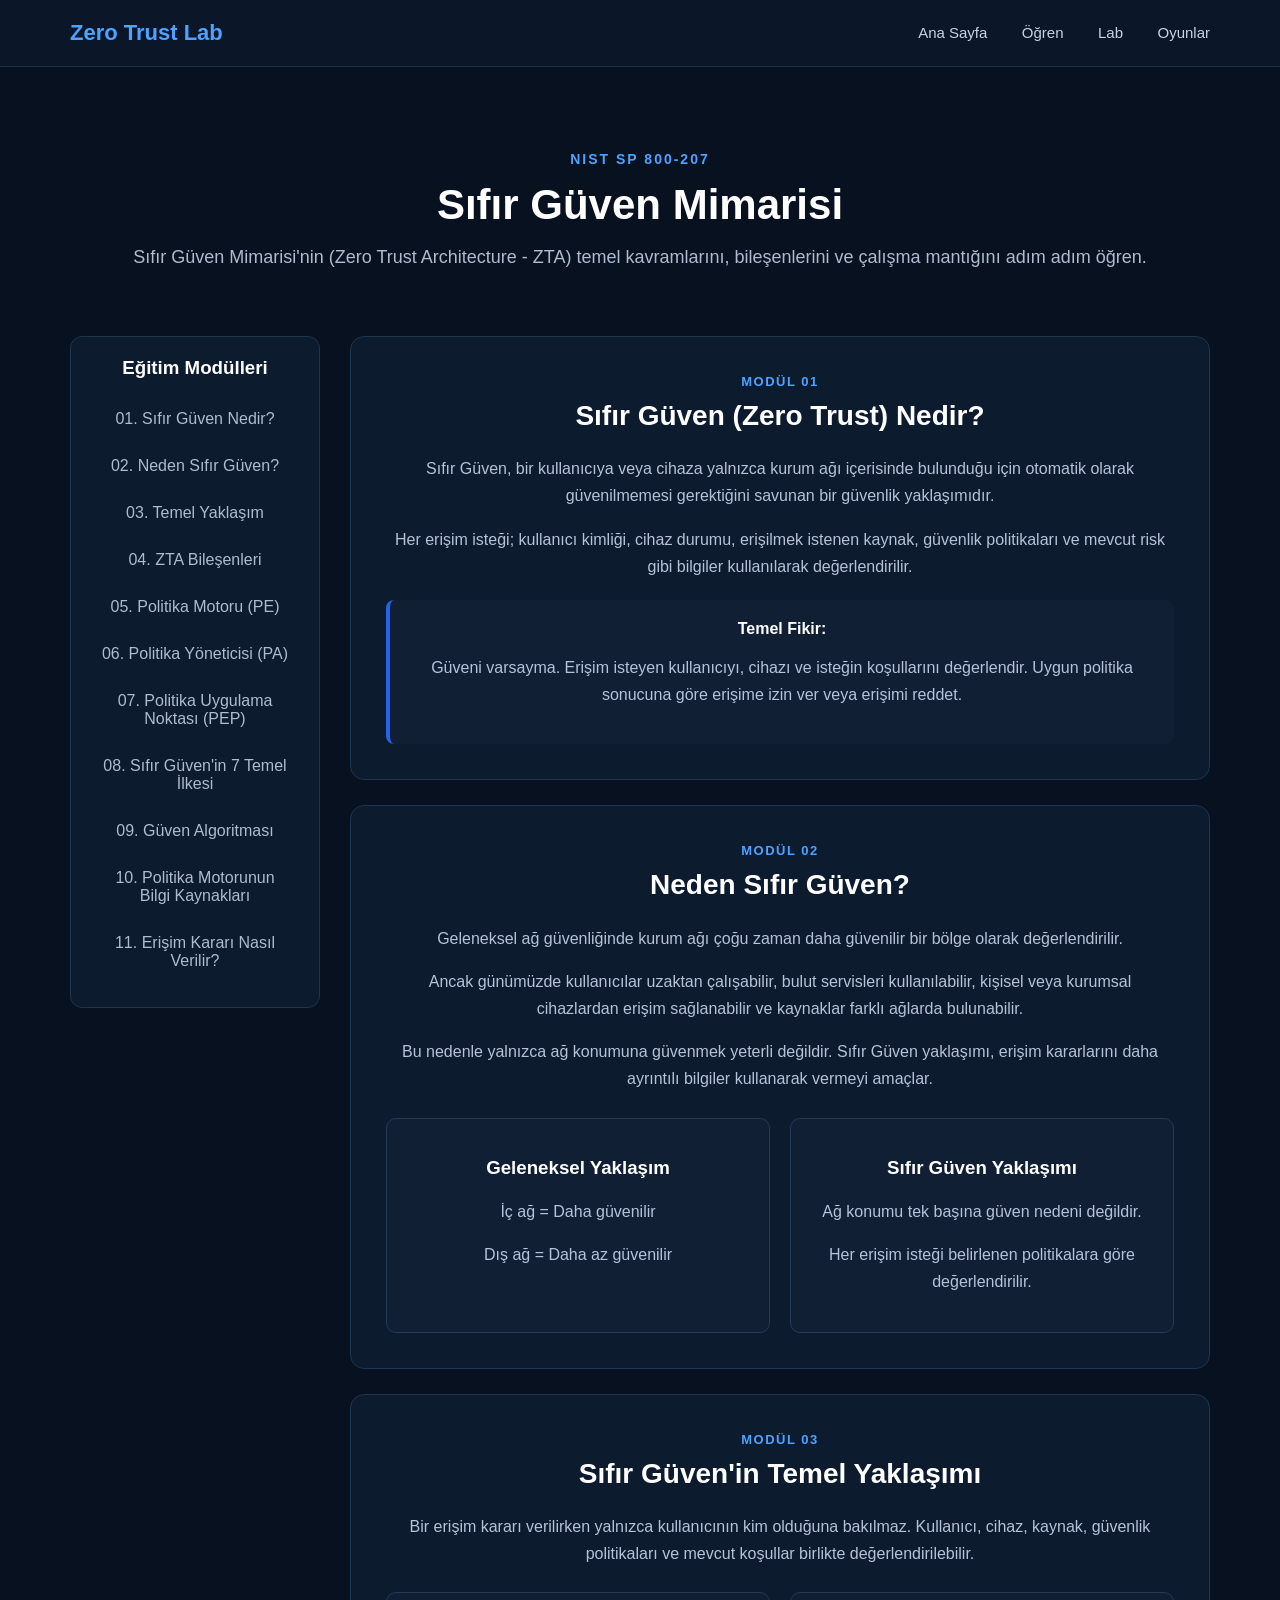
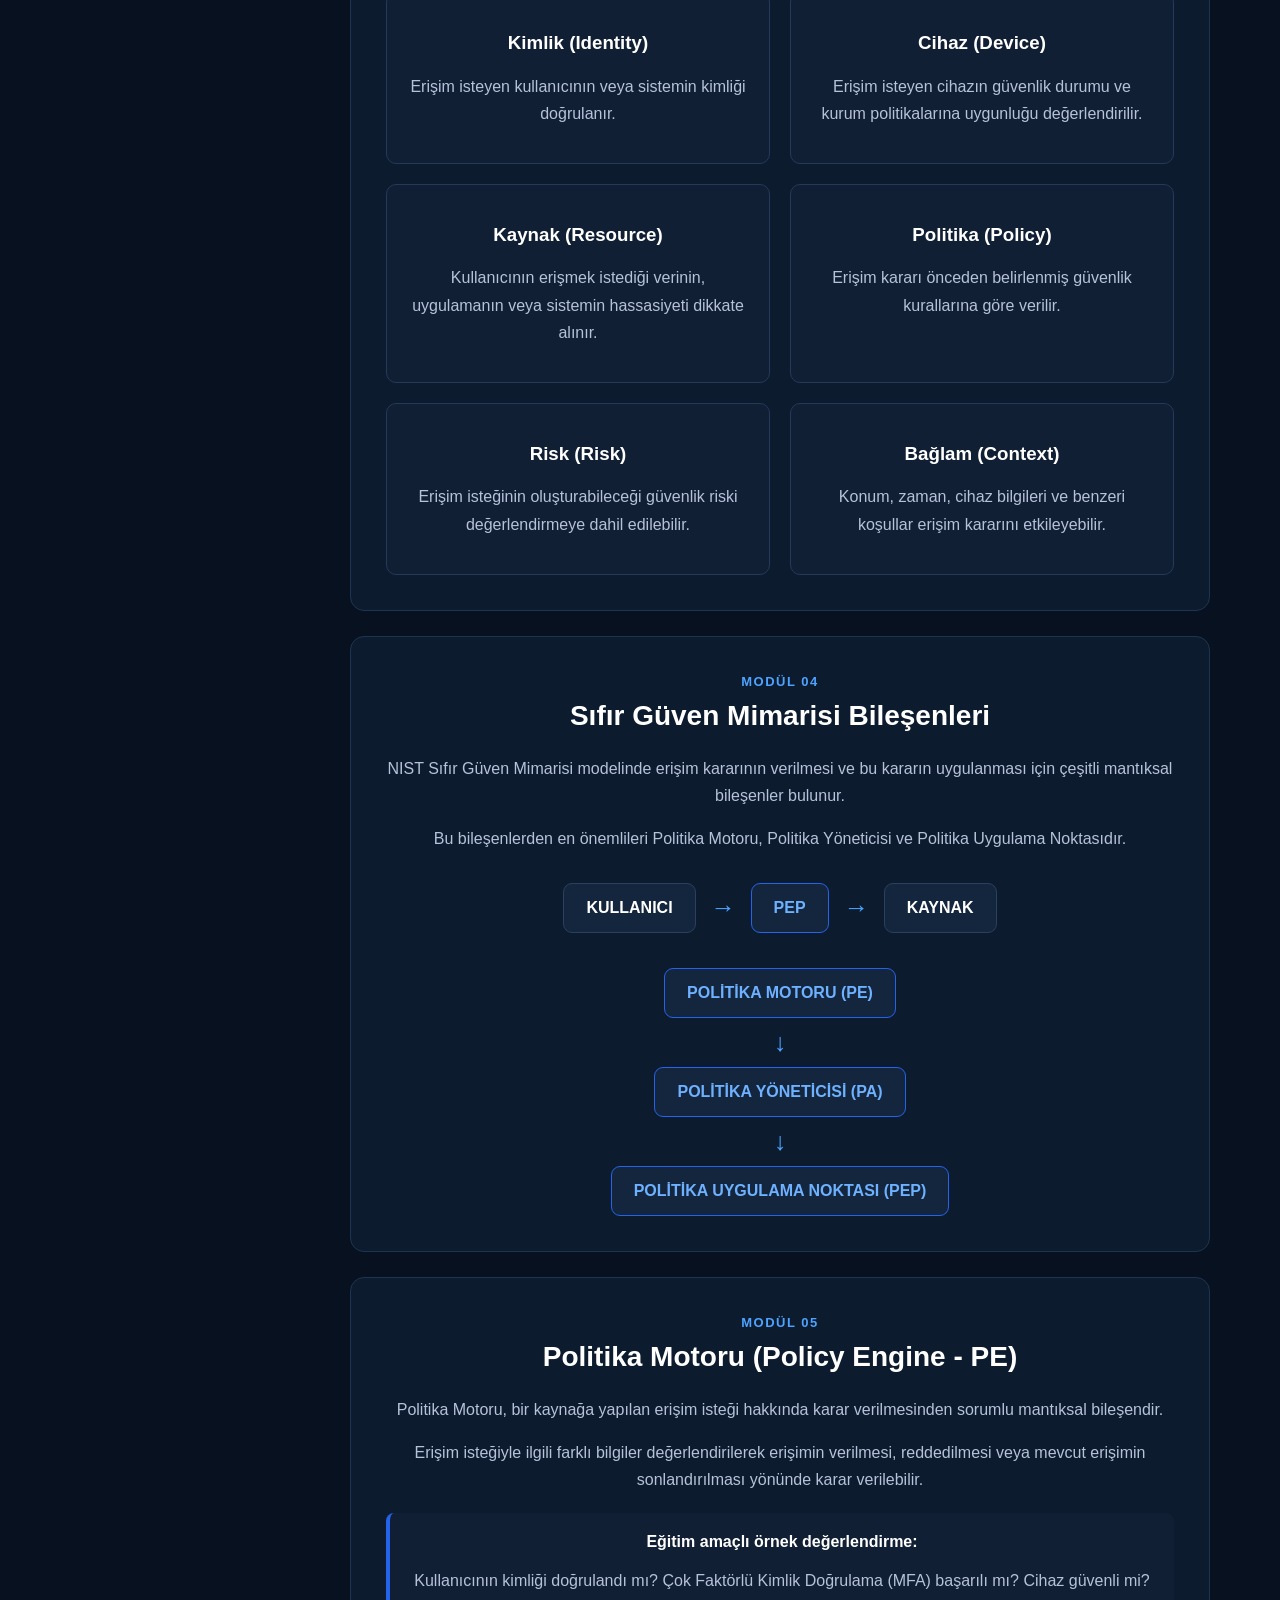
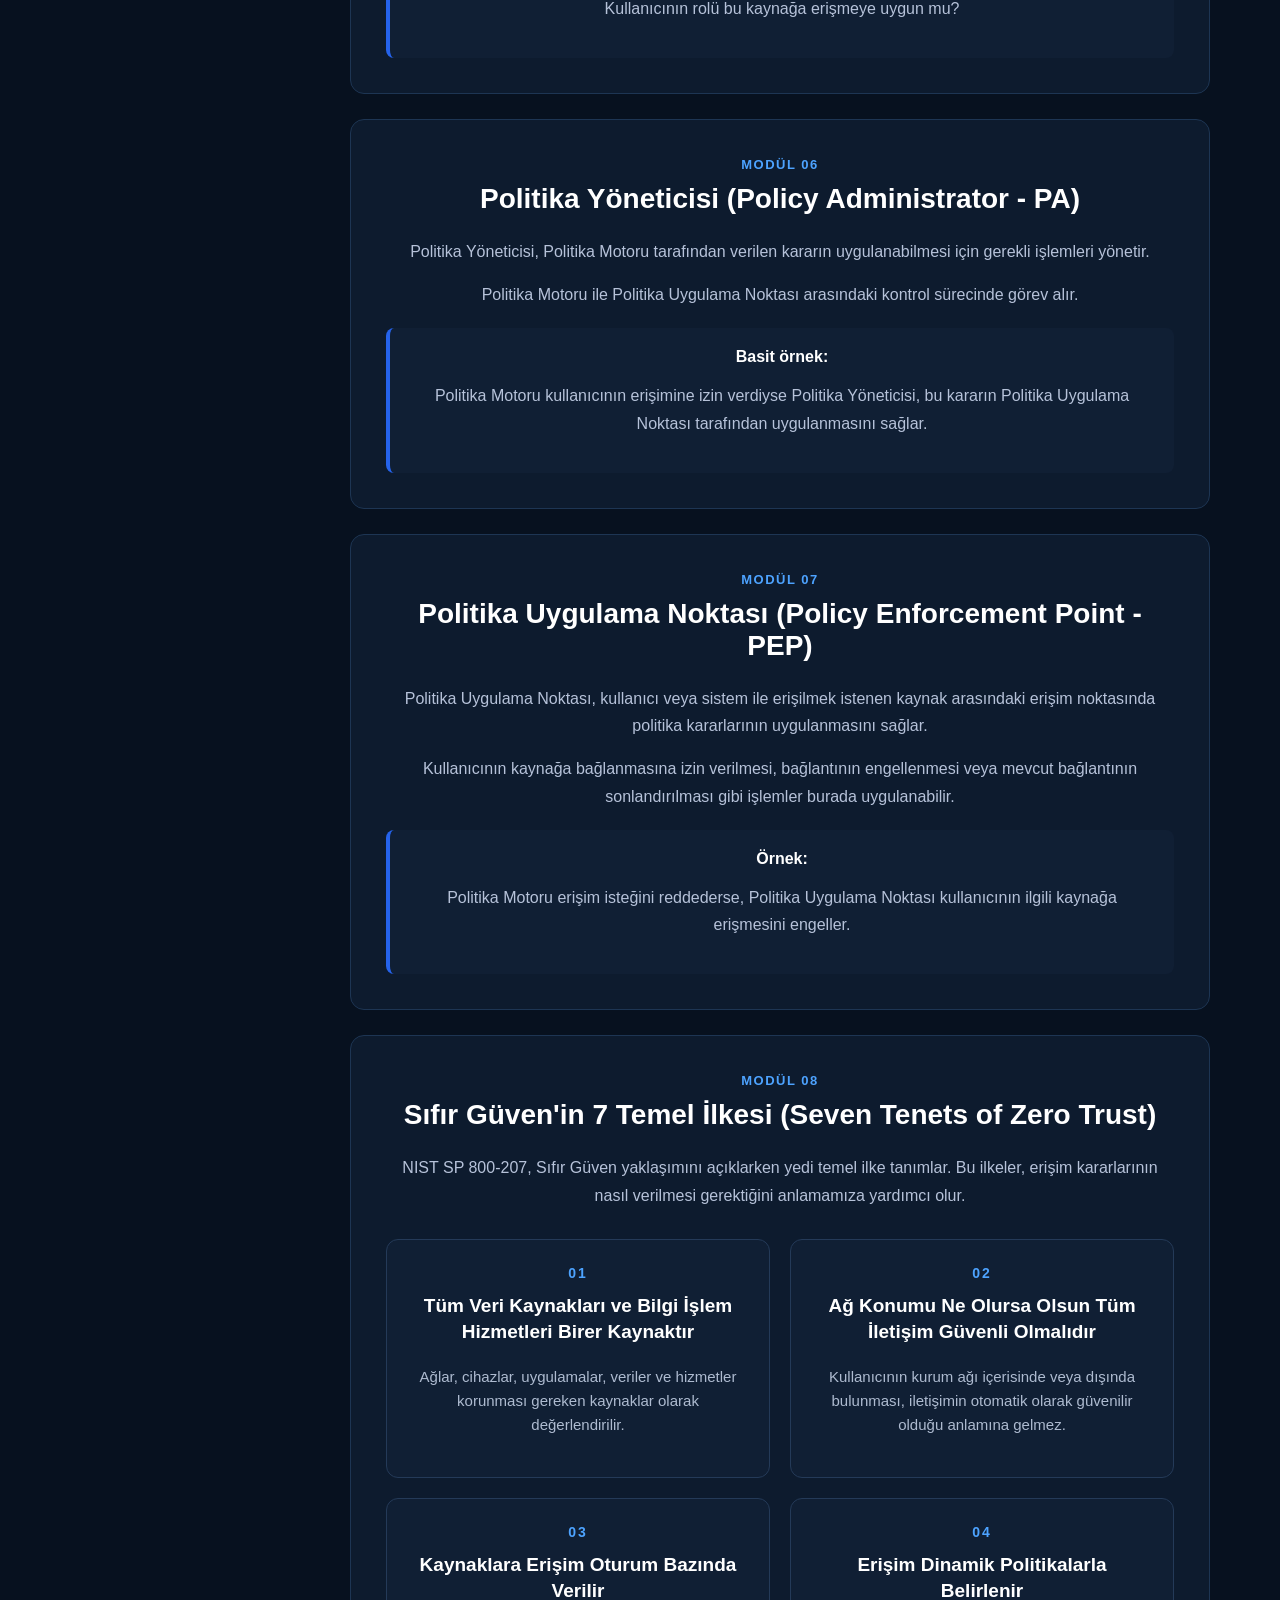
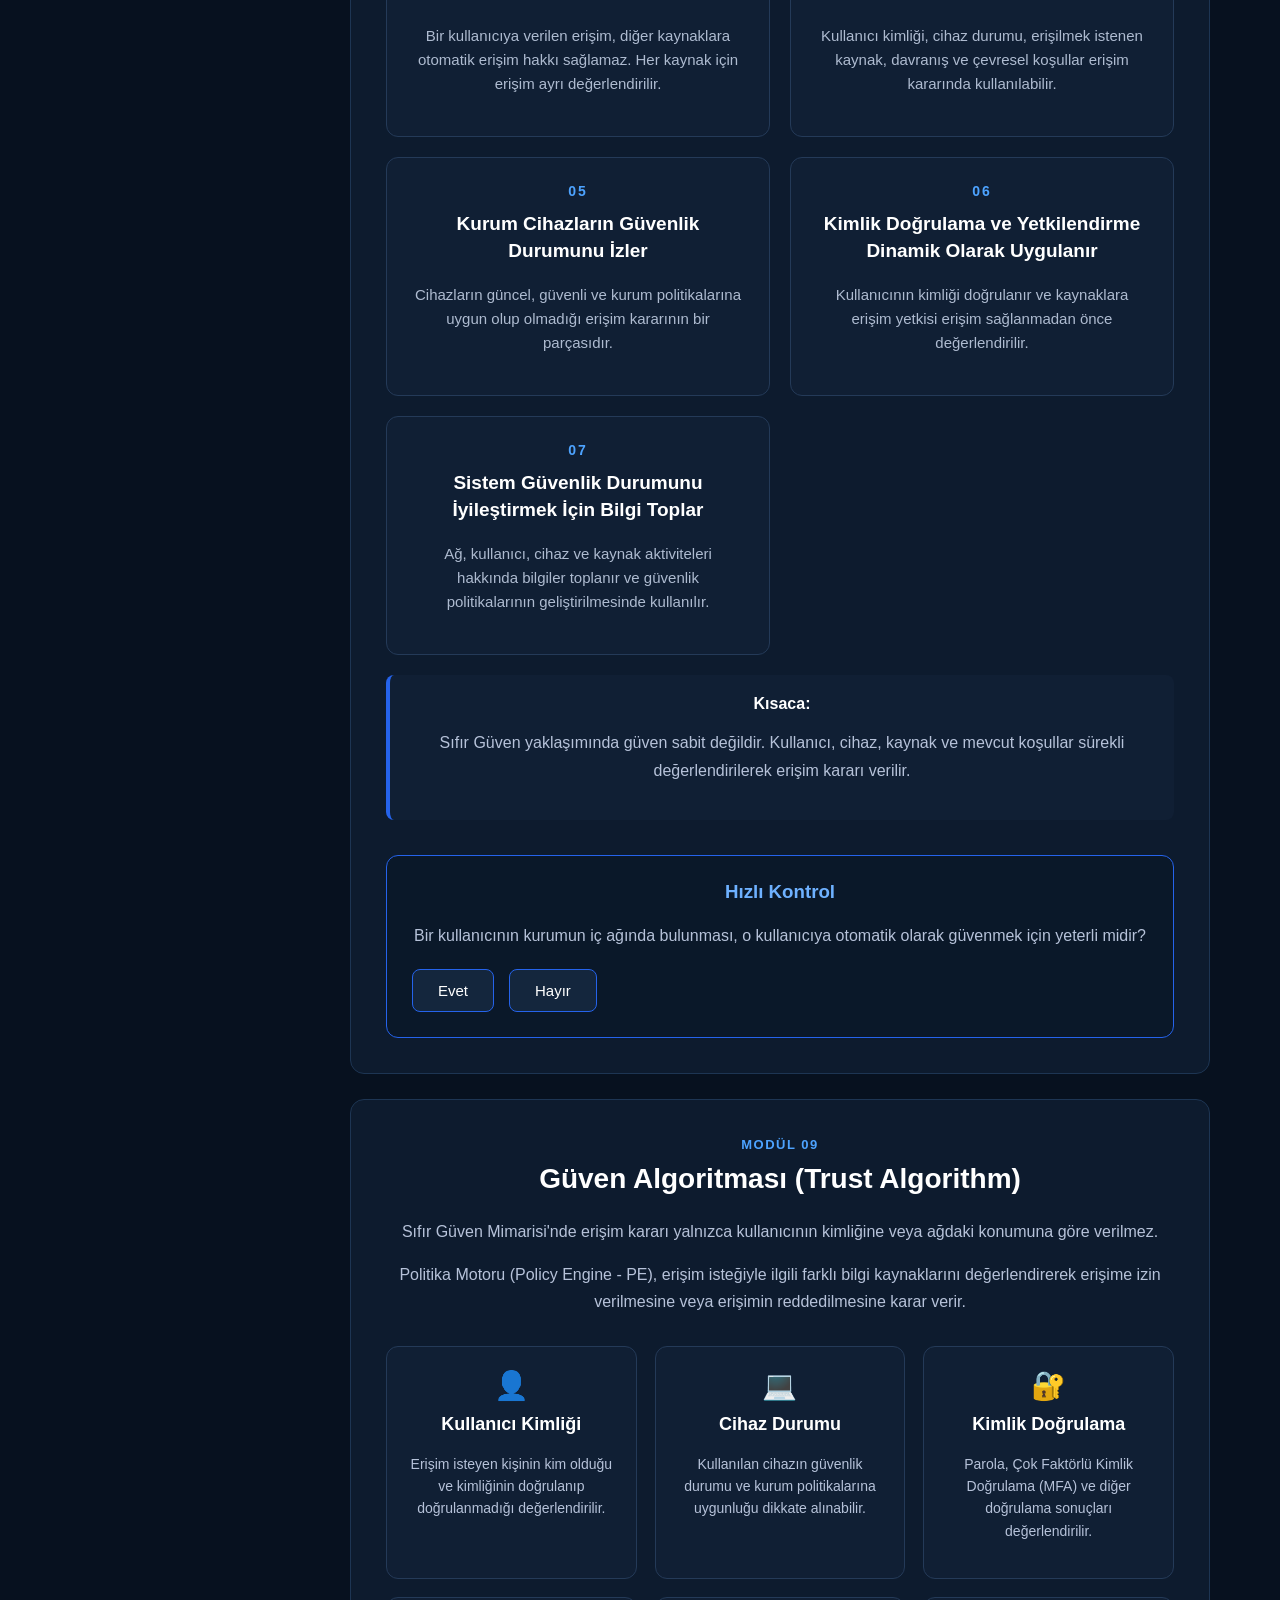
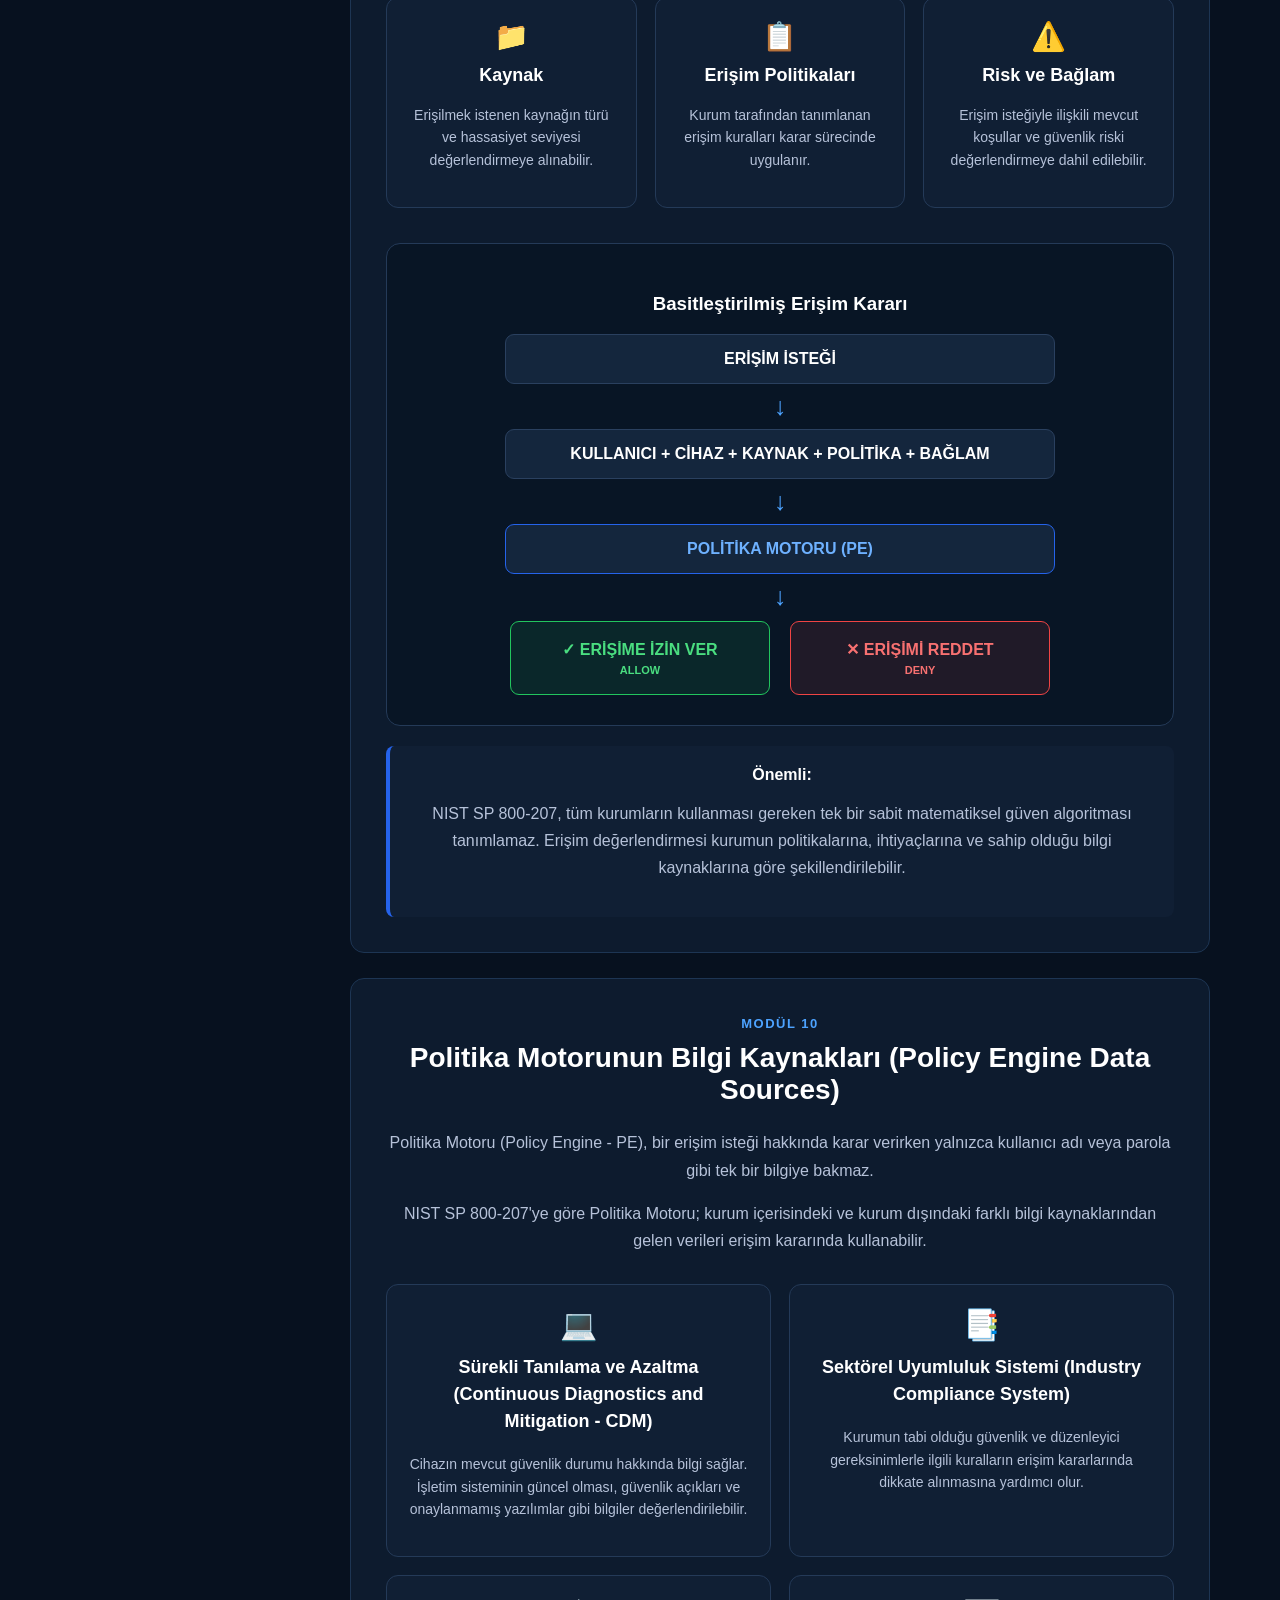
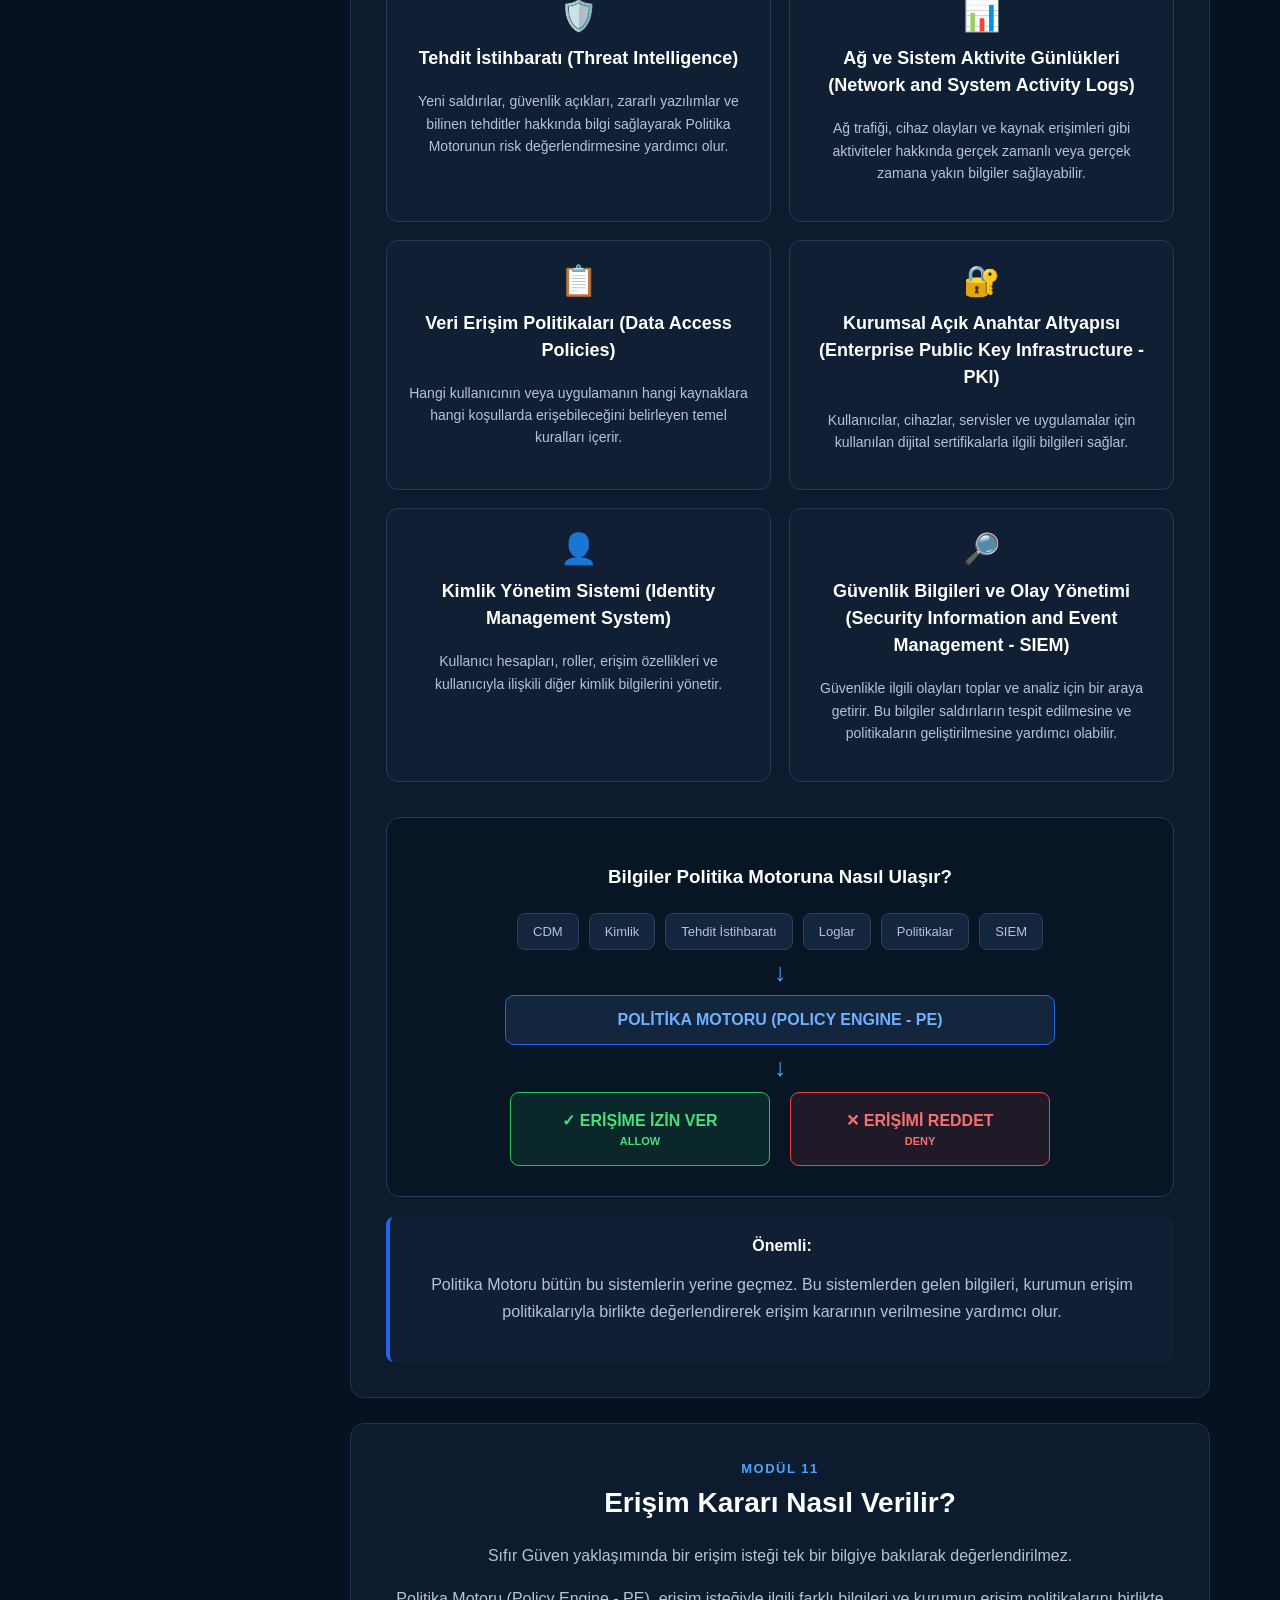
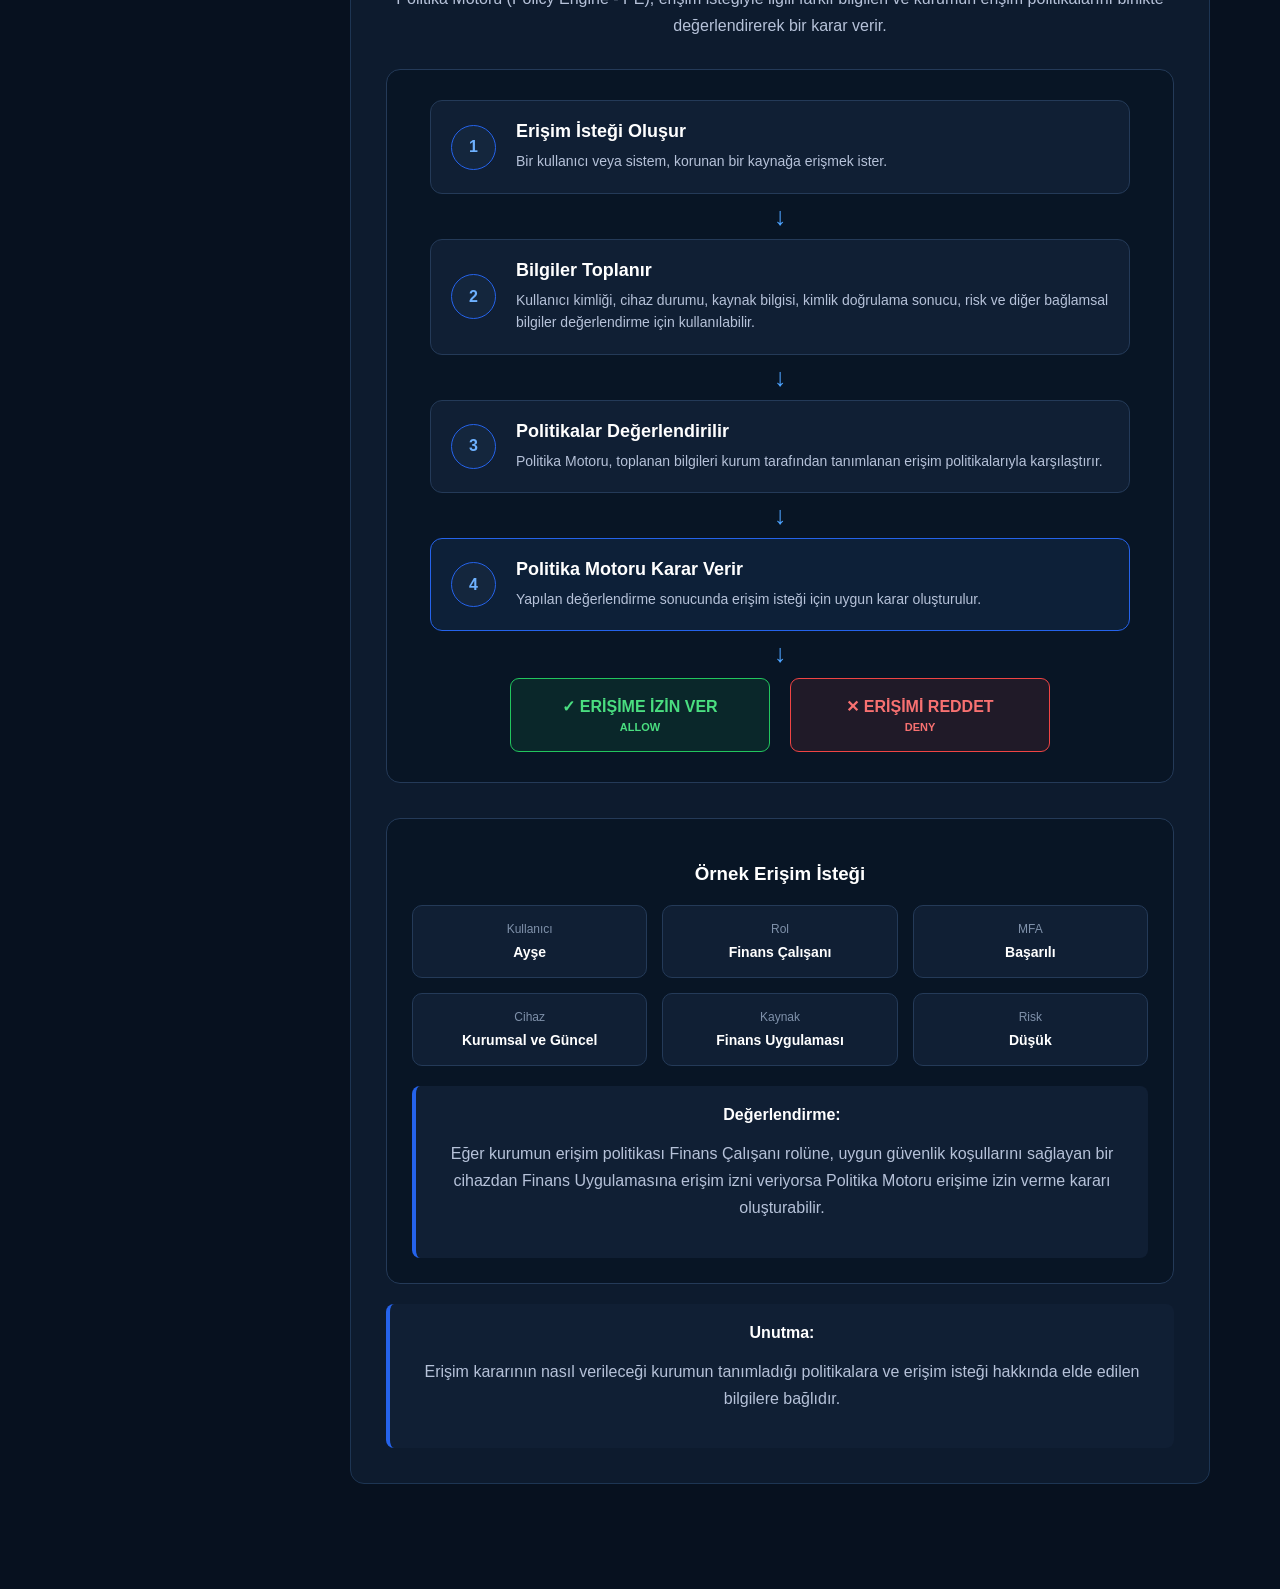
<file: learn.html>
<!DOCTYPE html>

<html lang="tr">

<head>

    <meta charset="UTF-8">

    <meta name="viewport" content="width=device-width, initial-scale=1.0">

    <title>Sıfır Güven Mimarisi Öğren | Zero Trust Lab</title>

    
    <link rel="stylesheet" href="style.css">

</head>

<body>

   
    <header class="navbar">

        <div class="logo">
            Zero Trust Lab
        </div>

        <nav>

            
            <a href="index.html">Ana Sayfa</a>

            <a href="learn.html">Öğren</a>

            <a href="lab.html">Lab</a>

            <a href="games.html">Oyunlar</a>

        </nav>

    </header>


    <main class="learn-page">


     
        <section class="learn-header">

            <p class="hero-label">
                NIST SP 800-207
            </p>

            <h1>
                Sıfır Güven Mimarisi
            </h1>

            <p>
                Sıfır Güven Mimarisi'nin (Zero Trust Architecture - ZTA)
                temel kavramlarını, bileşenlerini ve çalışma mantığını
                adım adım öğren.
            </p>

        </section>




        <section class="learn-container">


            <aside class="lesson-menu">

                <h3>
                    Eğitim Modülleri
                </h3>

                
                <a href="#zero-trust">
                    01. Sıfır Güven Nedir?
                </a>

                <a href="#why-zero-trust">
                    02. Neden Sıfır Güven?
                </a>

                <a href="#principles">
                    03. Temel Yaklaşım
                </a>

                <a href="#components">
                    04. ZTA Bileşenleri
                </a>

                <a href="#pe">
                    05. Politika Motoru (PE)
                </a>

                <a href="#pa">
                    06. Politika Yöneticisi (PA)
                </a>

                <a href="#pep">
                    07. Politika Uygulama Noktası (PEP)
                </a>
                <a href="#seven-tenets">
                    08. Sıfır Güven'in 7 Temel İlkesi
                </a>
                
                
                 <a href="#trust-algorithm">
                 09. Güven Algoritması
                </a>

               
                 <a href="#policy-sources">
                10. Politika Motorunun Bilgi Kaynakları
                 </a>

                
                <a href="#access-decision">
                11. Erişim Kararı Nasıl Verilir?
                </a>


            </aside>


           



            <div class="lesson-content">


               
                <article id="zero-trust" class="lesson-card">

                    <span class="lesson-number">
                        MODÜL 01
                    </span>

                    <h2>
                        Sıfır Güven (Zero Trust) Nedir?
                    </h2>

                    <p>
                        Sıfır Güven, bir kullanıcıya veya cihaza yalnızca
                        kurum ağı içerisinde bulunduğu için otomatik olarak
                        güvenilmemesi gerektiğini savunan bir güvenlik yaklaşımıdır.
                    </p>

                    <p>
                        Her erişim isteği; kullanıcı kimliği, cihaz durumu,
                        erişilmek istenen kaynak, güvenlik politikaları ve
                        mevcut risk gibi bilgiler kullanılarak değerlendirilir.
                    </p>


                    
                    <div class="concept-box">

                        <strong>
                            Temel Fikir:
                        </strong>

                        <p>
                            Güveni varsayma. Erişim isteyen kullanıcıyı,
                            cihazı ve isteğin koşullarını değerlendir.
                            Uygun politika sonucuna göre erişime izin ver
                            veya erişimi reddet.
                        </p>

                    </div>

                </article>




                <article id="why-zero-trust" class="lesson-card">

                    <span class="lesson-number">
                        MODÜL 02
                    </span>

                    <h2>
                        Neden Sıfır Güven?
                    </h2>

                    <p>
                        Geleneksel ağ güvenliğinde kurum ağı çoğu zaman
                        daha güvenilir bir bölge olarak değerlendirilir.
                    </p>

                    <p>
                        Ancak günümüzde kullanıcılar uzaktan çalışabilir,
                        bulut servisleri kullanılabilir, kişisel veya kurumsal
                        cihazlardan erişim sağlanabilir ve kaynaklar farklı
                        ağlarda bulunabilir.
                    </p>

                    <p>
                        Bu nedenle yalnızca ağ konumuna güvenmek yeterli değildir.
                        Sıfır Güven yaklaşımı, erişim kararlarını daha ayrıntılı
                        bilgiler kullanarak vermeyi amaçlar.
                    </p>



                    
                    <div class="comparison">

                        <div class="comparison-box">

                            <h3>
                                Geleneksel Yaklaşım
                            </h3>

                            <p>
                                İç ağ = Daha güvenilir
                            </p>

                            <p>
                                Dış ağ = Daha az güvenilir
                            </p>

                        </div>


                        <div class="comparison-box">

                            <h3>
                                Sıfır Güven Yaklaşımı
                            </h3>

                            <p>
                                Ağ konumu tek başına güven nedeni değildir.
                            </p>

                            <p>
                                Her erişim isteği belirlenen politikalara
                                göre değerlendirilir.
                            </p>

                        </div>

                    </div>

                </article>



               
                <article id="principles" class="lesson-card">

                    <span class="lesson-number">
                        MODÜL 03
                    </span>

                    <h2>
                        Sıfır Güven'in Temel Yaklaşımı
                    </h2>

                    <p>
                        Bir erişim kararı verilirken yalnızca kullanıcının
                        kim olduğuna bakılmaz. Kullanıcı, cihaz, kaynak,
                        güvenlik politikaları ve mevcut koşullar birlikte
                        değerlendirilebilir.
                    </p>


                   

                    <div class="principle-grid">


                        <div class="principle-item">

                            <h3>
                                Kimlik (Identity)
                            </h3>

                            <p>
                                Erişim isteyen kullanıcının veya sistemin
                                kimliği doğrulanır.
                            </p>

                        </div>


                        <div class="principle-item">

                            <h3>
                                Cihaz (Device)
                            </h3>

                            <p>
                                Erişim isteyen cihazın güvenlik durumu ve
                                kurum politikalarına uygunluğu değerlendirilir.
                            </p>

                        </div>


                        <div class="principle-item">

                            <h3>
                                Kaynak (Resource)
                            </h3>

                            <p>
                                Kullanıcının erişmek istediği verinin,
                                uygulamanın veya sistemin hassasiyeti dikkate alınır.
                            </p>

                        </div>


                        <div class="principle-item">

                            <h3>
                                Politika (Policy)
                            </h3>

                            <p>
                                Erişim kararı önceden belirlenmiş güvenlik
                                kurallarına göre verilir.
                            </p>

                        </div>


                        <div class="principle-item">

                            <h3>
                                Risk (Risk)
                            </h3>

                            <p>
                                Erişim isteğinin oluşturabileceği güvenlik
                                riski değerlendirmeye dahil edilebilir.
                            </p>

                        </div>


                        <div class="principle-item">

                            <h3>
                                Bağlam (Context)
                            </h3>

                            <p>
                                Konum, zaman, cihaz bilgileri ve benzeri
                                koşullar erişim kararını etkileyebilir.
                            </p>

                        </div>


                    </div>

                </article>


                
                <article id="components" class="lesson-card">

                    <span class="lesson-number">
                        MODÜL 04
                    </span>

                    <h2>
                        Sıfır Güven Mimarisi Bileşenleri
                    </h2>

                    <p>
                        NIST Sıfır Güven Mimarisi modelinde erişim kararının
                        verilmesi ve bu kararın uygulanması için çeşitli
                        mantıksal bileşenler bulunur.
                    </p>

                    <p>
                        Bu bileşenlerden en önemlileri Politika Motoru,
                        Politika Yöneticisi ve Politika Uygulama Noktasıdır.
                    </p>


                   
                    <div class="architecture-flow">

                        <div class="architecture-item">
                            KULLANICI
                        </div>

                        <div class="arrow">
                            →
                        </div>

                        <div class="architecture-item highlight">
                            PEP
                        </div>

                        <div class="arrow">
                            →
                        </div>

                        <div class="architecture-item">
                            KAYNAK
                        </div>

                    </div>


                    
                    <div class="architecture-control">

                        <div class="architecture-item highlight">
                            POLİTİKA MOTORU (PE)
                        </div>

                        <div class="arrow">
                            ↓
                        </div>

                        <div class="architecture-item highlight">
                            POLİTİKA YÖNETİCİSİ (PA)
                        </div>

                        <div class="arrow">
                            ↓
                        </div>

                        <div class="architecture-item highlight">
                            POLİTİKA UYGULAMA NOKTASI (PEP)
                        </div>

                    </div>

                </article>


                
                <article id="pe" class="lesson-card">

                    <span class="lesson-number">
                        MODÜL 05
                    </span>

                    <h2>
                        Politika Motoru
                        (Policy Engine - PE)
                    </h2>

                    <p>
                        Politika Motoru, bir kaynağa yapılan erişim isteği
                        hakkında karar verilmesinden sorumlu mantıksal
                        bileşendir.
                    </p>

                    <p>
                        Erişim isteğiyle ilgili farklı bilgiler
                        değerlendirilerek erişimin verilmesi, reddedilmesi
                        veya mevcut erişimin sonlandırılması yönünde karar
                        verilebilir.
                    </p>


                    <div class="concept-box">

                        <strong>
                            Eğitim amaçlı örnek değerlendirme:
                        </strong>

                        <p>
                            Kullanıcının kimliği doğrulandı mı?
                            Çok Faktörlü Kimlik Doğrulama (MFA) başarılı mı?
                            Cihaz güvenli mi?
                            Kullanıcının rolü bu kaynağa erişmeye uygun mu?
                        </p>

                    </div>

                </article>


                
                <article id="pa" class="lesson-card">

                    <span class="lesson-number">
                        MODÜL 06
                    </span>

                    <h2>
                        Politika Yöneticisi
                        (Policy Administrator - PA)
                    </h2>

                    <p>
                        Politika Yöneticisi, Politika Motoru tarafından
                        verilen kararın uygulanabilmesi için gerekli
                        işlemleri yönetir.
                    </p>

                    <p>
                        Politika Motoru ile Politika Uygulama Noktası
                        arasındaki kontrol sürecinde görev alır.
                    </p>


                    <div class="concept-box">

                        <strong>
                            Basit örnek:
                        </strong>

                        <p>
                            Politika Motoru kullanıcının erişimine izin
                            verdiyse Politika Yöneticisi, bu kararın
                            Politika Uygulama Noktası tarafından uygulanmasını sağlar.
                        </p>

                    </div>

                </article>




                <article id="pep" class="lesson-card">

                    <span class="lesson-number">
                        MODÜL 07
                    </span>

                    <h2>
                        Politika Uygulama Noktası
                        (Policy Enforcement Point - PEP)
                    </h2>

                    <p>
                        Politika Uygulama Noktası, kullanıcı veya sistem ile
                        erişilmek istenen kaynak arasındaki erişim noktasında
                        politika kararlarının uygulanmasını sağlar.
                    </p>

                    <p>
                        Kullanıcının kaynağa bağlanmasına izin verilmesi,
                        bağlantının engellenmesi veya mevcut bağlantının
                        sonlandırılması gibi işlemler burada uygulanabilir.
                    </p>


                    <div class="concept-box">

                        <strong>
                            Örnek:
                        </strong>

                        <p>
                            Politika Motoru erişim isteğini reddederse,
                            Politika Uygulama Noktası kullanıcının ilgili
                            kaynağa erişmesini engeller.
                        </p>

                    </div>

                </article>


                

<article id="seven-tenets" class="lesson-card">

    <span class="lesson-number">
        MODÜL 08
    </span>

    <h2>
        Sıfır Güven'in 7 Temel İlkesi
        (Seven Tenets of Zero Trust)
    </h2>

    <p>
        NIST SP 800-207, Sıfır Güven yaklaşımını açıklarken
        yedi temel ilke tanımlar. Bu ilkeler, erişim kararlarının
        nasıl verilmesi gerektiğini anlamamıza yardımcı olur.

    </p>

    

    <div class="tenet-grid">


        <!-- İlke 1 -->
        <div class="tenet-card">

            <div class="tenet-number">
                01
            </div>

            <h3>
                Tüm Veri Kaynakları ve Bilgi İşlem Hizmetleri Birer Kaynaktır
            </h3>

            <p>
                Ağlar, cihazlar, uygulamalar, veriler ve hizmetler
                korunması gereken kaynaklar olarak değerlendirilir.
            </p>

        </div>


        
        <div class="tenet-card">

            <div class="tenet-number">
                02
            </div>

            <h3>
                Ağ Konumu Ne Olursa Olsun Tüm İletişim Güvenli Olmalıdır
            </h3>

            <p>
                Kullanıcının kurum ağı içerisinde veya dışında bulunması,
                iletişimin otomatik olarak güvenilir olduğu anlamına gelmez.
            </p>

        </div>


        <div class="tenet-card">

            <div class="tenet-number">
                03
            </div>

            <h3>
                Kaynaklara Erişim Oturum Bazında Verilir
            </h3>

            <p>
                Bir kullanıcıya verilen erişim, diğer kaynaklara otomatik
                erişim hakkı sağlamaz. Her kaynak için erişim ayrı
                değerlendirilir.
            </p>

        </div>


        
        <div class="tenet-card">

            <div class="tenet-number">
                04
            </div>

            <h3>
                Erişim Dinamik Politikalarla Belirlenir
            </h3>

            <p>
                Kullanıcı kimliği, cihaz durumu, erişilmek istenen kaynak,
                davranış ve çevresel koşullar erişim kararında kullanılabilir.
            </p>

        </div>


        
        <div class="tenet-card">

            <div class="tenet-number">
                05
            </div>

            <h3>
                Kurum Cihazların Güvenlik Durumunu İzler
            </h3>

            <p>
                Cihazların güncel, güvenli ve kurum politikalarına uygun olup
                olmadığı erişim kararının bir parçasıdır.
            </p>

        </div>


        <div class="tenet-card">

            <div class="tenet-number">
                06
            </div>

            <h3>
                Kimlik Doğrulama ve Yetkilendirme Dinamik Olarak Uygulanır
            </h3>

            <p>
                Kullanıcının kimliği doğrulanır ve kaynaklara erişim yetkisi
                erişim sağlanmadan önce değerlendirilir.
            </p>

        </div>


        
        <div class="tenet-card">

            <div class="tenet-number">
                07
            </div>

            <h3>
                Sistem Güvenlik Durumunu İyileştirmek İçin Bilgi Toplar
            </h3>

            <p>
                Ağ, kullanıcı, cihaz ve kaynak aktiviteleri hakkında bilgiler
                toplanır ve güvenlik politikalarının geliştirilmesinde kullanılır.
            </p>

        </div>

    </div>


    <div class="concept-box">

        <strong>
            Kısaca:
        </strong>

        <p>
            Sıfır Güven yaklaşımında güven sabit değildir.
            Kullanıcı, cihaz, kaynak ve mevcut koşullar sürekli
            değerlendirilerek erişim kararı verilir.
        </p>

    </div>

   
<div class="quick-check">

    <h3>
        Hızlı Kontrol
    </h3>

    <p>
        Bir kullanıcının kurumun iç ağında bulunması,
        o kullanıcıya otomatik olarak güvenmek için yeterli midir?
    </p>

    

    <div class="answer-buttons">

        <button onclick="cevapKontrol(true)">
            Evet
        </button>

        <button onclick="cevapKontrol(false)">
            Hayır
        </button>

    </div>


    <div id="quick-result"></div>

</div>

</article>




<article id="trust-algorithm" class="lesson-card">

    <span class="lesson-number">
        MODÜL 09
    </span>

    <h2>
        Güven Algoritması (Trust Algorithm)
    </h2>

    <p>
        Sıfır Güven Mimarisi'nde erişim kararı yalnızca
        kullanıcının kimliğine veya ağdaki konumuna göre verilmez.
    </p>

    <p>
        Politika Motoru (Policy Engine - PE), erişim isteğiyle
        ilgili farklı bilgi kaynaklarını değerlendirerek
        erişime izin verilmesine veya erişimin reddedilmesine
        karar verir.
    </p>


   
    <div class="trust-inputs">

        <div class="trust-input-card">

            <span class="trust-icon">
                👤
            </span>

            <h3>
                Kullanıcı Kimliği
            </h3>

            <p>
                Erişim isteyen kişinin kim olduğu ve
                kimliğinin doğrulanıp doğrulanmadığı değerlendirilir.
            </p>

        </div>


        <div class="trust-input-card">

            <span class="trust-icon">
                💻
            </span>

            <h3>
                Cihaz Durumu
            </h3>

            <p>
                Kullanılan cihazın güvenlik durumu ve
                kurum politikalarına uygunluğu dikkate alınabilir.
            </p>

        </div>


        <div class="trust-input-card">

            <span class="trust-icon">
                🔐
            </span>

            <h3>
                Kimlik Doğrulama
            </h3>

            <p>
                Parola, Çok Faktörlü Kimlik Doğrulama (MFA)
                ve diğer doğrulama sonuçları değerlendirilir.
            </p>

        </div>


        <div class="trust-input-card">

            <span class="trust-icon">
                📁
            </span>

            <h3>
                Kaynak
            </h3>

            <p>
                Erişilmek istenen kaynağın türü ve
                hassasiyet seviyesi değerlendirmeye alınabilir.
            </p>

        </div>


        <div class="trust-input-card">

            <span class="trust-icon">
                📋
            </span>

            <h3>
                Erişim Politikaları
            </h3>

            <p>
                Kurum tarafından tanımlanan erişim kuralları
                karar sürecinde uygulanır.
            </p>

        </div>


        <div class="trust-input-card">

            <span class="trust-icon">
                ⚠️
            </span>

            <h3>
                Risk ve Bağlam
            </h3>

            <p>
                Erişim isteğiyle ilişkili mevcut koşullar ve
                güvenlik riski değerlendirmeye dahil edilebilir.
            </p>

        </div>

    </div>


    <!-- Karar sürecini görselleştirme -->
    <div class="decision-flow">

        <h3>
            Basitleştirilmiş Erişim Kararı
        </h3>

        <div class="decision-step">
            ERİŞİM İSTEĞİ
        </div>

        <div class="decision-arrow">
            ↓
        </div>

        <div class="decision-step">
            KULLANICI + CİHAZ + KAYNAK + POLİTİKA + BAĞLAM
        </div>

        <div class="decision-arrow">
            ↓
        </div>

        <div class="decision-step decision-engine">
            POLİTİKA MOTORU (PE)
        </div>

        <div class="decision-arrow">
            ↓
        </div>

       
        <div class="decision-results">

            <div class="decision-allow">
                ✓ ERİŞİME İZİN VER
                <small>ALLOW</small>
            </div>

            <div class="decision-deny">
                ✕ ERİŞİMİ REDDET
                <small>DENY</small>
            </div>

        </div>

    </div>


    <div class="concept-box">

        <strong>
            Önemli:
        </strong>

        <p>
            NIST SP 800-207, tüm kurumların kullanması gereken
            tek bir sabit matematiksel güven algoritması tanımlamaz.
            Erişim değerlendirmesi kurumun politikalarına,
            ihtiyaçlarına ve sahip olduğu bilgi kaynaklarına göre
            şekillendirilebilir.
        </p>

    </div>

</article>



<article id="policy-sources" class="lesson-card">

    <span class="lesson-number">
        MODÜL 10
    </span>

    <h2>
        Politika Motorunun Bilgi Kaynakları
        (Policy Engine Data Sources)
    </h2>

    <p>
        Politika Motoru (Policy Engine - PE), bir erişim isteği hakkında
        karar verirken yalnızca kullanıcı adı veya parola gibi tek bir
        bilgiye bakmaz.
    </p>

    <p>
        NIST SP 800-207'ye göre Politika Motoru; kurum içerisindeki ve
        kurum dışındaki farklı bilgi kaynaklarından gelen verileri
        erişim kararında kullanabilir.
    </p>


   
    
    <div class="source-grid">


        <!-- 1. CDM -->
        <div class="source-card">

            <span class="source-icon">
                💻
            </span>

            <h3>
                Sürekli Tanılama ve Azaltma
                (Continuous Diagnostics and Mitigation - CDM)
            </h3>

            <p>
                Cihazın mevcut güvenlik durumu hakkında bilgi sağlar.
                İşletim sisteminin güncel olması, güvenlik açıkları ve
                onaylanmamış yazılımlar gibi bilgiler değerlendirilebilir.
            </p>

        </div>


       
        <div class="source-card">

            <span class="source-icon">
                📑
            </span>

            <h3>
                Sektörel Uyumluluk Sistemi
                (Industry Compliance System)
            </h3>

            <p>
                Kurumun tabi olduğu güvenlik ve düzenleyici gereksinimlerle
                ilgili kuralların erişim kararlarında dikkate alınmasına
                yardımcı olur.
            </p>

        </div>


        <div class="source-card">

            <span class="source-icon">
                🛡️
            </span>

            <h3>
                Tehdit İstihbaratı
                (Threat Intelligence)
            </h3>

            <p>
                Yeni saldırılar, güvenlik açıkları, zararlı yazılımlar ve
                bilinen tehditler hakkında bilgi sağlayarak Politika
                Motorunun risk değerlendirmesine yardımcı olur.
            </p>

        </div>


        <div class="source-card">

            <span class="source-icon">
                📊
            </span>

            <h3>
                Ağ ve Sistem Aktivite Günlükleri
                (Network and System Activity Logs)
            </h3>

            <p>
                Ağ trafiği, cihaz olayları ve kaynak erişimleri gibi
                aktiviteler hakkında gerçek zamanlı veya gerçek zamana
                yakın bilgiler sağlayabilir.
            </p>

        </div>


        <div class="source-card">

            <span class="source-icon">
                📋
            </span>

            <h3>
                Veri Erişim Politikaları
                (Data Access Policies)
            </h3>

            <p>
                Hangi kullanıcının veya uygulamanın hangi kaynaklara
                hangi koşullarda erişebileceğini belirleyen temel
                kuralları içerir.
            </p>

        </div>


        
        <div class="source-card">

            <span class="source-icon">
                🔐
            </span>

            <h3>
                Kurumsal Açık Anahtar Altyapısı
                (Enterprise Public Key Infrastructure - PKI)
            </h3>

            <p>
                Kullanıcılar, cihazlar, servisler ve uygulamalar için
                kullanılan dijital sertifikalarla ilgili bilgileri sağlar.
            </p>

        </div>


     
        <div class="source-card">

            <span class="source-icon">
                👤
            </span>

            <h3>
                Kimlik Yönetim Sistemi
                (Identity Management System)
            </h3>

            <p>
                Kullanıcı hesapları, roller, erişim özellikleri ve
                kullanıcıyla ilişkili diğer kimlik bilgilerini yönetir.
            </p>

        </div>


     
        <div class="source-card">

            <span class="source-icon">
                🔎
            </span>

            <h3>
                Güvenlik Bilgileri ve Olay Yönetimi
                (Security Information and Event Management - SIEM)
            </h3>

            <p>
                Güvenlikle ilgili olayları toplar ve analiz için bir araya
                getirir. Bu bilgiler saldırıların tespit edilmesine ve
                politikaların geliştirilmesine yardımcı olabilir.
            </p>

        </div>

    </div>


    <div class="source-flow">

        <h3>
            Bilgiler Politika Motoruna Nasıl Ulaşır?
        </h3>

        <div class="source-flow-inputs">

            <span>CDM</span>

            <span>Kimlik</span>

            <span>Tehdit İstihbaratı</span>

            <span>Loglar</span>

            <span>Politikalar</span>

            <span>SIEM</span>

        </div>


        <div class="decision-arrow">
            ↓
        </div>


        <div class="decision-step decision-engine">
            POLİTİKA MOTORU (POLICY ENGINE - PE)
        </div>


        <div class="decision-arrow">
            ↓
        </div>


        <div class="decision-results">

            <div class="decision-allow">
                ✓ ERİŞİME İZİN VER
                <small>ALLOW</small>
            </div>

            <div class="decision-deny">
                ✕ ERİŞİMİ REDDET
                <small>DENY</small>
            </div>

        </div>

    </div>


    <div class="concept-box">

        <strong>
            Önemli:
        </strong>

        <p>
            Politika Motoru bütün bu sistemlerin yerine geçmez.
            Bu sistemlerden gelen bilgileri, kurumun erişim politikalarıyla
            birlikte değerlendirerek erişim kararının verilmesine yardımcı olur.
        </p>

    </div>

</article>



<article id="access-decision" class="lesson-card">

    <span class="lesson-number">
        MODÜL 11
    </span>

    <h2>
        Erişim Kararı Nasıl Verilir?
    </h2>

    <p>
        Sıfır Güven yaklaşımında bir erişim isteği tek bir bilgiye
        bakılarak değerlendirilmez.
    </p>

    <p>
        Politika Motoru (Policy Engine - PE), erişim isteğiyle ilgili
        farklı bilgileri ve kurumun erişim politikalarını birlikte
        değerlendirerek bir karar verir.
    </p>



    <div class="access-decision-flow">


        <div class="access-step">

            <span class="access-step-number">
                1
            </span>

            <div>

                <h3>
                    Erişim İsteği Oluşur
                </h3>

                <p>
                    Bir kullanıcı veya sistem, korunan bir kaynağa
                    erişmek ister.
                </p>

            </div>

        </div>


        <div class="decision-arrow">
            ↓
        </div>


       
        <div class="access-step">

            <span class="access-step-number">
                2
            </span>

            <div>

                <h3>
                    Bilgiler Toplanır
                </h3>

                <p>
                    Kullanıcı kimliği, cihaz durumu, kaynak bilgisi,
                    kimlik doğrulama sonucu, risk ve diğer bağlamsal
                    bilgiler değerlendirme için kullanılabilir.
                </p>

            </div>

        </div>


        <div class="decision-arrow">
            ↓
        </div>


       
        <div class="access-step">

            <span class="access-step-number">
                3
            </span>

            <div>

                <h3>
                    Politikalar Değerlendirilir
                </h3>

                <p>
                    Politika Motoru, toplanan bilgileri kurum tarafından
                    tanımlanan erişim politikalarıyla karşılaştırır.
                </p>

            </div>

        </div>


        <div class="decision-arrow">
            ↓
        </div>


     
        <div class="access-step access-step-engine">

            <span class="access-step-number">
                4
            </span>

            <div>

                <h3>
                    Politika Motoru Karar Verir
                </h3>

                <p>
                    Yapılan değerlendirme sonucunda erişim isteği için
                    uygun karar oluşturulur.
                </p>

            </div>

        </div>


        <div class="decision-arrow">
            ↓
        </div>


        <div class="decision-results">

            <div class="decision-allow">
                ✓ ERİŞİME İZİN VER
                <small>ALLOW</small>
            </div>

            <div class="decision-deny">
                ✕ ERİŞİMİ REDDET
                <small>DENY</small>
            </div>

        </div>

    </div>




   
    <div class="example-scenario">

        <h3>
            Örnek Erişim İsteği
        </h3>

        <div class="scenario-information">

            <div>
                <span>Kullanıcı</span>
                <strong>Ayşe</strong>
            </div>

            <div>
                <span>Rol</span>
                <strong>Finans Çalışanı</strong>
            </div>

            <div>
                <span>MFA</span>
                <strong>Başarılı</strong>
            </div>

            <div>
                <span>Cihaz</span>
                <strong>Kurumsal ve Güncel</strong>
            </div>

            <div>
                <span>Kaynak</span>
                <strong>Finans Uygulaması</strong>
            </div>

            <div>
                <span>Risk</span>
                <strong>Düşük</strong>
            </div>

        </div>



        <div class="concept-box">

            <strong>
                Değerlendirme:
            </strong>

            <p>
                Eğer kurumun erişim politikası Finans Çalışanı rolüne,
                uygun güvenlik koşullarını sağlayan bir cihazdan Finans
                Uygulamasına erişim izni veriyorsa Politika Motoru
                erişime izin verme kararı oluşturabilir.
            </p>

        </div>

    </div>


    <div class="concept-box">

        <strong>
            Unutma:
        </strong>

        <p>
            Erişim kararının nasıl verileceği kurumun tanımladığı
            politikalara ve erişim isteği hakkında elde edilen bilgilere
            bağlıdır.
        </p>

    </div>

</article>


            </div>

        </section>

    </main>
    

<script src="script.js"></script>
</body>

</html>
</file>
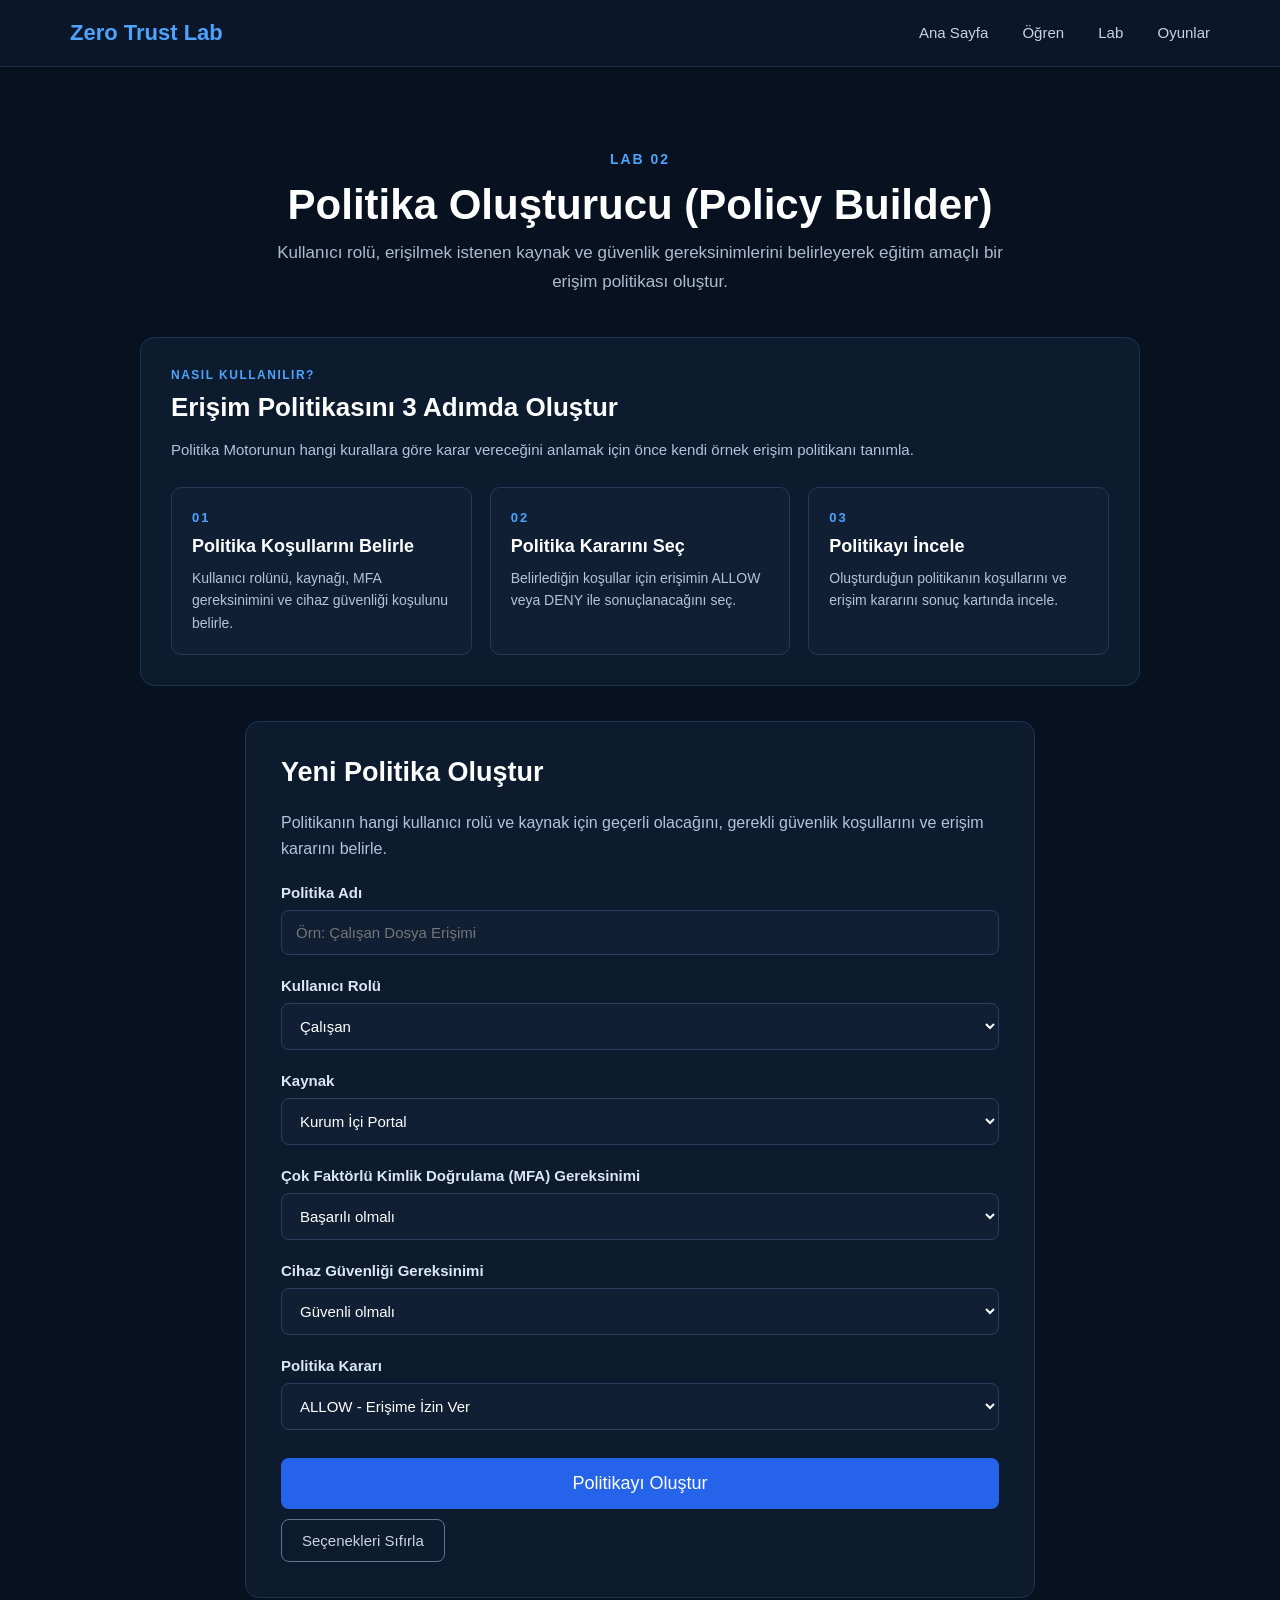
<file: policy-builder.html>
<!DOCTYPE html>

<html lang="tr">

<head>

   
    <meta charset="UTF-8">

    <meta name="viewport" content="width=device-width, initial-scale=1.0">

    
    <title>Politika Oluşturucu | Zero Trust Lab</title>

    
    <link rel="stylesheet" href="style.css">

</head>

<body>


   
    
    <header class="navbar">

        <div class="logo">
            Zero Trust Lab
        </div>

        <nav>

            <a href="index.html">
                Ana Sayfa
            </a>

            <a href="learn.html">
                Öğren
            </a>

            <a href="lab.html">
                Lab
            </a>

            <a href="games.html">Oyunlar</a>
        </nav>

    </header>


   


    <main class="policy-builder-page">


        <section class="policy-builder-header">

            <p class="hero-label">
                LAB 02
            </p>

            <h1>
                Politika Oluşturucu
                (Policy Builder)
            </h1>

            <p>
                Kullanıcı rolü, erişilmek istenen kaynak
                ve güvenlik gereksinimlerini belirleyerek
                eğitim amaçlı bir erişim politikası oluştur.
            </p>

        </section>


       


        <section class="lab-guide">

            <span class="lab-tool-label">
                NASIL KULLANILIR?
            </span>

            <h2>
                Erişim Politikasını 3 Adımda Oluştur
            </h2>

            <p class="lab-guide-description">
                Politika Motorunun hangi kurallara göre
                karar vereceğini anlamak için önce kendi
                örnek erişim politikanı tanımla.
            </p>


            <div class="lab-guide-steps">


                <!-- 1. ADIM -->
                <div class="lab-guide-step">

                    <span class="guide-number">
                        01
                    </span>

                    <h3>
                        Politika Koşullarını Belirle
                    </h3>

                    <p>
                        Kullanıcı rolünü, kaynağı, MFA
                        gereksinimini ve cihaz güvenliği
                        koşulunu belirle.
                    </p>

                </div>


                <!-- 2. ADIM -->
                <div class="lab-guide-step">

                    <span class="guide-number">
                        02
                    </span>

                    <h3>
                        Politika Kararını Seç
                    </h3>

                    <p>
                        Belirlediğin koşullar için erişimin
                        ALLOW veya DENY ile sonuçlanacağını seç.
                    </p>

                </div>


                <!-- 3. ADIM -->
                <div class="lab-guide-step">

                    <span class="guide-number">
                        03
                    </span>

                    <h3>
                        Politikayı İncele
                    </h3>

                    <p>
                        Oluşturduğun politikanın koşullarını
                        ve erişim kararını sonuç kartında incele.
                    </p>

                </div>


            </div>

        </section>



       
<section class="simulator-container">


    <div class="simulator-form-card">

        <h2>
            Yeni Politika Oluştur
        </h2>

        <p>
            Politikanın hangi kullanıcı rolü ve kaynak için
            geçerli olacağını, gerekli güvenlik koşullarını
            ve erişim kararını belirle.
        </p>


        

        <form id="policy-builder-form">


            
            <div class="form-group">

                <label for="policy-name">
                    Politika Adı
                </label>

                <!--
                    type="text":
                    Kullanıcının serbest metin yazmasını sağlar.

                    placeholder:
                    Kutunun içinde örnek bir açıklama gösterir.
                -->
                <input
                    type="text"
                    id="policy-name"
                    placeholder="Örn: Çalışan Dosya Erişimi"
                >

            </div>





            <div class="form-group">

                <label for="builder-user-role">
                    Kullanıcı Rolü
                </label>

                <select id="builder-user-role">

                    <option value="employee">
                        Çalışan
                    </option>

                    <option value="admin">
                        Yönetici
                    </option>

                    <option value="guest">
                        Harici Kullanıcı (Guest)
                    </option>

                </select>

            </div>


            



            <div class="form-group">

                <label for="builder-resource">
                    Kaynak
                </label>

                <select id="builder-resource">

                    <option value="intranet">
                        Kurum İçi Portal
                    </option>

                    <option value="file-server">
                        Dosya Sunucusu
                    </option>

                    <option value="admin-panel">
                        Yönetim Paneli
                    </option>

                </select>

            </div>


            


            <div class="form-group">

                <label for="builder-mfa">
                    Çok Faktörlü Kimlik Doğrulama (MFA) Gereksinimi
                </label>

                <select id="builder-mfa">

                    <option value="required">
                        Başarılı olmalı
                    </option>

                    <option value="not-required">
                        Zorunlu değil
                    </option>

                </select>

            </div>




            <div class="form-group">

                <label for="builder-device">
                    Cihaz Güvenliği Gereksinimi
                </label>

                <select id="builder-device">

                    <option value="required">
                        Güvenli olmalı
                    </option>

                    <option value="not-required">
                        Zorunlu değil
                    </option>

                </select>

            </div>


            


            <div class="form-group">

                <label for="builder-decision">
                    Politika Kararı
                </label>

                <select id="builder-decision">

                    <option value="allow">
                        ALLOW - Erişime İzin Ver
                    </option>

                    <option value="deny">
                        DENY - Erişimi Reddet
                    </option>

                </select>

            </div>


             


            <button
                type="button"
                id="create-policy-button"
                onclick="politikaOlustur()"
            >
                Politikayı Oluştur
            </button>




            <button
                type="button"
                id="reset-policy-button"
                onclick="politikaFormunuSifirla()"
            >
                Seçenekleri Sıfırla
            </button>


        <div id="created-policy-result"></div>


        </form>


    </div>


</section>


    </main>

<script src="script.js"></script>
</body>

</html>
</file>
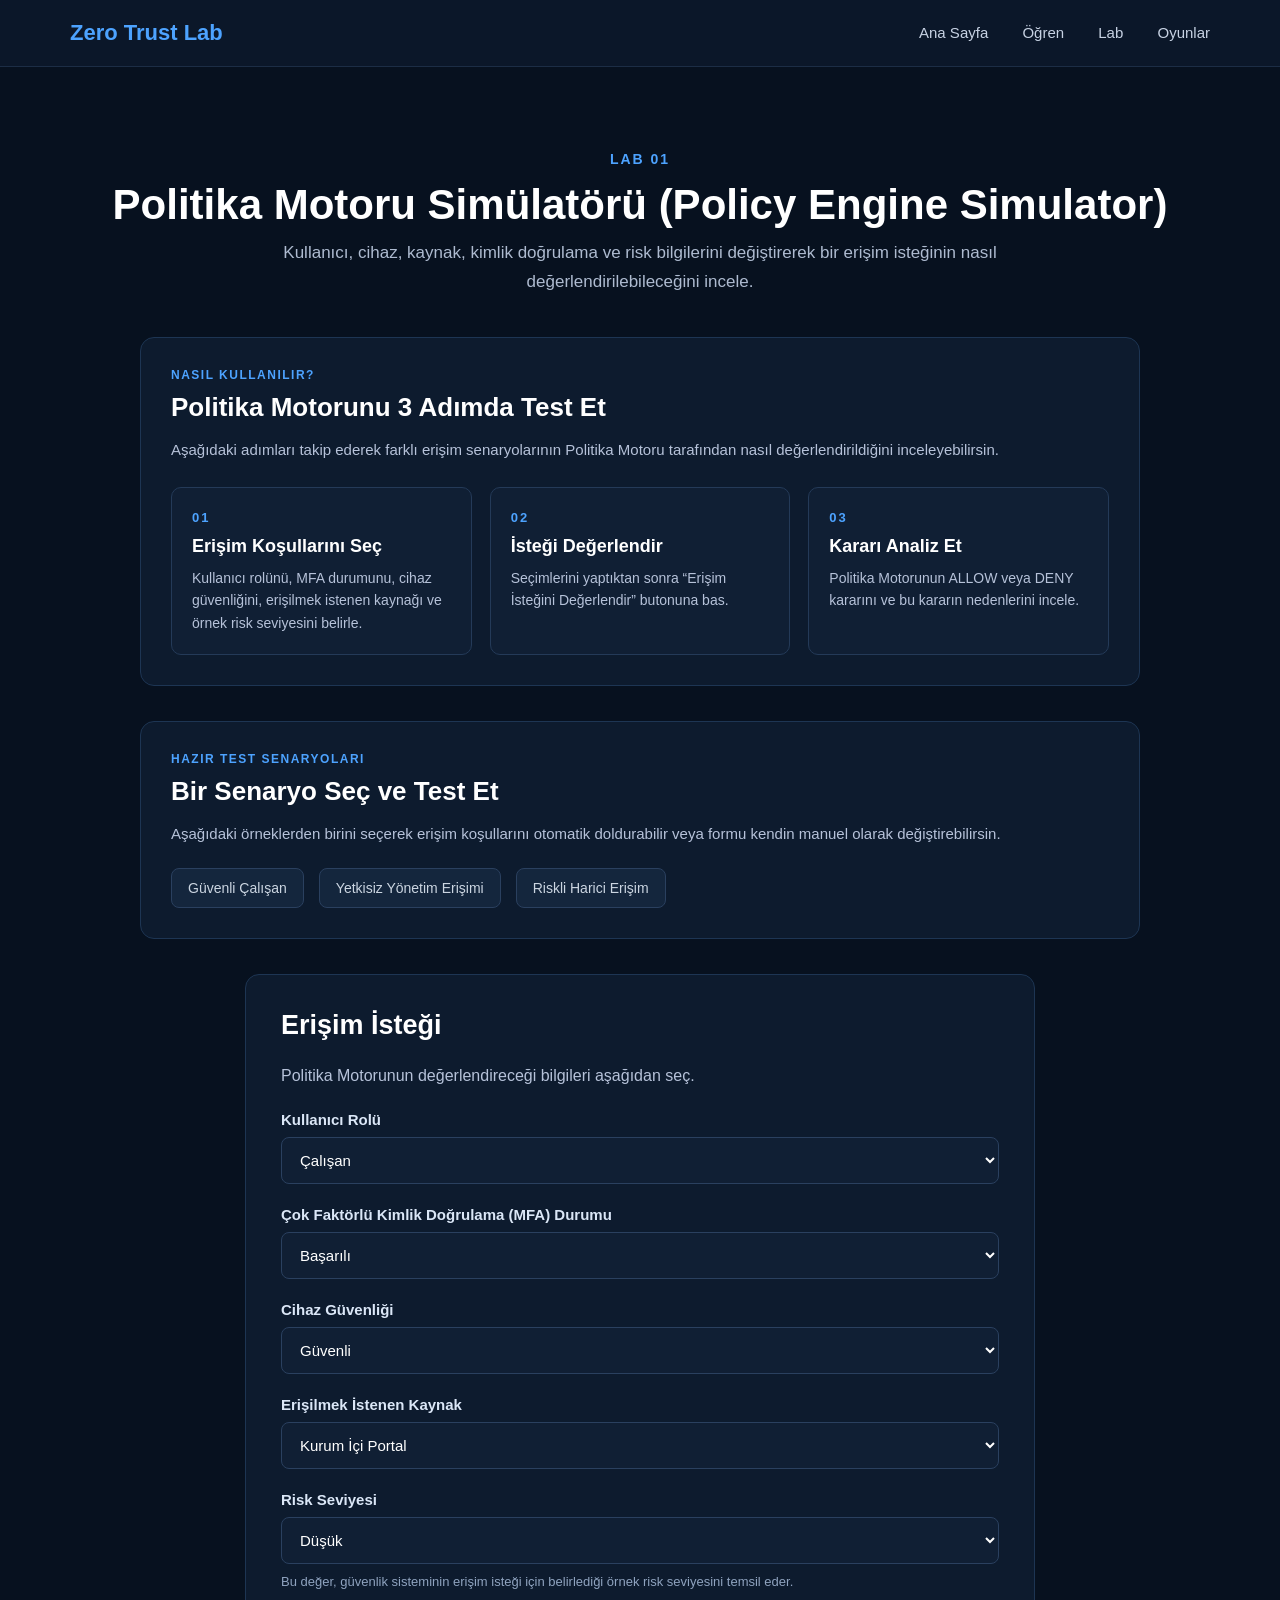
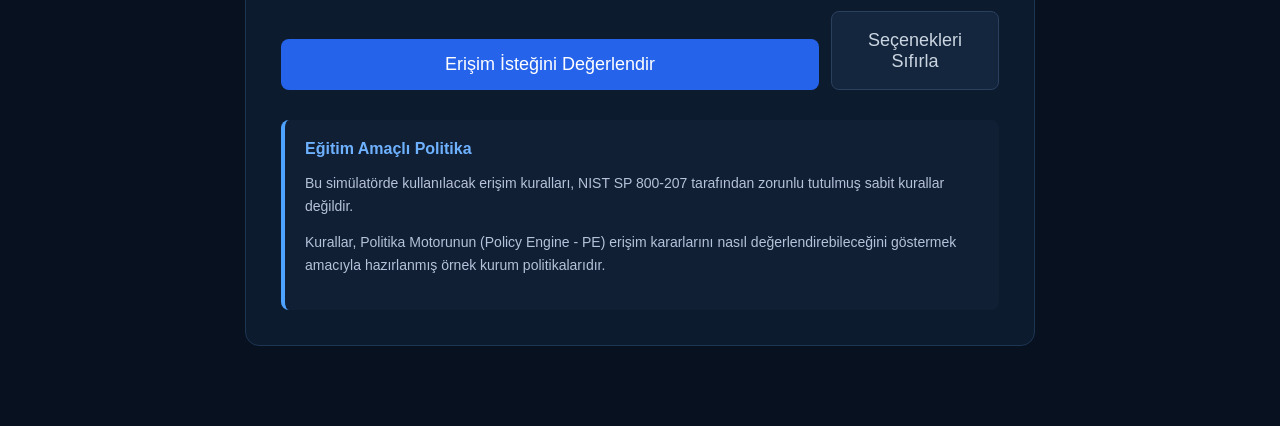
<file: policy-engine.html>
<!DOCTYPE html>

<html lang="tr">

<head>

   
    <meta charset="UTF-8">

    
    <meta name="viewport" content="width=device-width, initial-scale=1.0">

    
    <title>Politika Motoru Simülatörü | Zero Trust Lab</title>


    <link rel="stylesheet" href="style.css">

</head>

<body>


  
    <header class="navbar">

        <div class="logo">
            Zero Trust Lab
        </div>

        <nav>

            <a href="index.html">
                Ana Sayfa
            </a>

            <a href="learn.html">
                Öğren
            </a>

            <a href="lab.html">
                Lab
            </a>

            <a href="games.html">
                Oyunlar

            </a>

        </nav>

    </header>




    <main class="policy-engine-page">


        <section class="policy-engine-header">

            <p class="hero-label">
                LAB 01
            </p>

            <h1>
                Politika Motoru Simülatörü
                (Policy Engine Simulator)
            </h1>

            <p>
                Kullanıcı, cihaz, kaynak, kimlik doğrulama
                ve risk bilgilerini değiştirerek bir erişim
                isteğinin nasıl değerlendirilebileceğini incele.
            </p>

        </section>

     





<section class="lab-guide">

    <span class="lab-tool-label">
        NASIL KULLANILIR?
    </span>

    <h2>
        Politika Motorunu 3 Adımda Test Et
    </h2>

    <p class="lab-guide-description">
        Aşağıdaki adımları takip ederek farklı erişim
        senaryolarının Politika Motoru tarafından nasıl
        değerlendirildiğini inceleyebilirsin.
    </p>


    <div class="lab-guide-steps">



       
        <div class="lab-guide-step">

            <span class="guide-number">
                01
            </span>

            <h3>
                Erişim Koşullarını Seç
            </h3>

            <p>
                Kullanıcı rolünü, MFA durumunu,
                cihaz güvenliğini, erişilmek istenen
                kaynağı ve örnek risk seviyesini belirle.
            </p>

        </div>




        <div class="lab-guide-step">

            <span class="guide-number">
                02
            </span>

            <h3>
                İsteği Değerlendir
            </h3>

            <p>
                Seçimlerini yaptıktan sonra
                “Erişim İsteğini Değerlendir”
                butonuna bas.
            </p>

        </div>


        
        <div class="lab-guide-step">

            <span class="guide-number">
                03
            </span>

            <h3>
                Kararı Analiz Et
            </h3>

            <p>
                Politika Motorunun ALLOW veya DENY
                kararını ve bu kararın nedenlerini incele.
            </p>

        </div>

    </div>

</section>


<!--  HAZIR TEST SENARYOLARI -->


<section class="preset-scenarios">

    <span class="lab-tool-label">
        HAZIR TEST SENARYOLARI
    </span>

    <h2>
        Bir Senaryo Seç ve Test Et
    </h2>

    <p class="preset-description">
        Aşağıdaki örneklerden birini seçerek erişim
        koşullarını otomatik doldurabilir veya formu
        kendin manuel olarak değiştirebilirsin.
    </p>


    <div class="preset-scenario-buttons">

        <button
            type="button"
            onclick="guvenliCalisanSenaryosu()"
        >
            Güvenli Çalışan
        </button>


        <button
            type="button"
            onclick="yetkisizYonetimSenaryosu()"
        >
            Yetkisiz Yönetim Erişimi
        </button>


       
        <button
            type="button"
            onclick="riskliHariciSenaryosu()"
        >
            Riskli Harici Erişim
        </button>

    </div>

</section>


        
<section class="simulator-container">

    <div class="simulator-form-card">

        <h2>
            Erişim İsteği
        </h2>

        <p>
            Politika Motorunun değerlendireceği
            bilgileri aşağıdan seç.
        </p>


        
        <form id="policy-form">


            <!-- KULLANICI ROLÜ -->
            <div class="form-group">

                <label for="user-role">
                    Kullanıcı Rolü
                </label>

                <select id="user-role">

                    <option value="employee">
                        Çalışan
                    </option>

                    <option value="admin">
                        Yönetici
                    </option>

                    <option value="guest">
                    Harici Kullanıcı (Guest)
                    </option>

                </select>

            </div>


           
            <div class="form-group">

                <label for="mfa-status">
                    Çok Faktörlü Kimlik Doğrulama (MFA) Durumu
                </label>

                <select id="mfa-status">

                    <option value="success">
                        Başarılı
                    </option>

                    <option value="failed">
                        Başarısız
                    </option>

                </select>

            </div>



           
            <div class="form-group">

                <label for="device-status">
                    Cihaz Güvenliği
                </label>

                <select id="device-status">

                    <option value="secure">
                        Güvenli
                    </option>

                    <option value="unsafe">
                        Güvenli Değil
                    </option>

                </select>

            </div>





            <div class="form-group">

                <label for="resource">
                    Erişilmek İstenen Kaynak
                </label>

                <select id="resource">

                    <option value="intranet">
                        Kurum İçi Portal
                    </option>

                    <option value="file-server">
                        Dosya Sunucusu
                    </option>

                    <option value="admin-panel">
                        Yönetim Paneli
                    </option>

                </select>

            </div>


            <div class="form-group">

                <label for="risk-level">
                    Risk Seviyesi
                </label>

                <select id="risk-level">

                    <option value="low">
                        Düşük
                    </option>

                    <option value="medium">
                        Orta
                    </option>

                    <option value="high">
                        Yüksek
                    </option>

                </select>

            
                <p class="form-help-text">
                    Bu değer, güvenlik sisteminin erişim isteği için
                    belirlediği örnek risk seviyesini temsil eder.
                </p>

            </div>



<div class="form-action-buttons">

    
    <button
        type="button"
        id="evaluate-button"
        onclick="erisimiDegerlendir()"
    >
        Erişim İsteğini Değerlendir
    </button>


    
    <button
        type="button"
        id="reset-button"
        onclick="formuSifirla()"
    >
        Seçenekleri Sıfırla
    </button>

</div>


<div id="policy-result"></div>

        </form>



<div class="simulator-note">

    <strong>
        Eğitim Amaçlı Politika
    </strong>

    <p>
        Bu simülatörde kullanılacak erişim kuralları,
        NIST SP 800-207 tarafından zorunlu tutulmuş
        sabit kurallar değildir.
    </p>

    <p>
        Kurallar, Politika Motorunun
        (Policy Engine - PE) erişim kararlarını nasıl
        değerlendirebileceğini göstermek amacıyla hazırlanmış
        örnek kurum politikalarıdır.
    </p>

</div>


    </div>

</section>


    </main>


    <script src="script.js"></script>

</body>

</html>
</file>
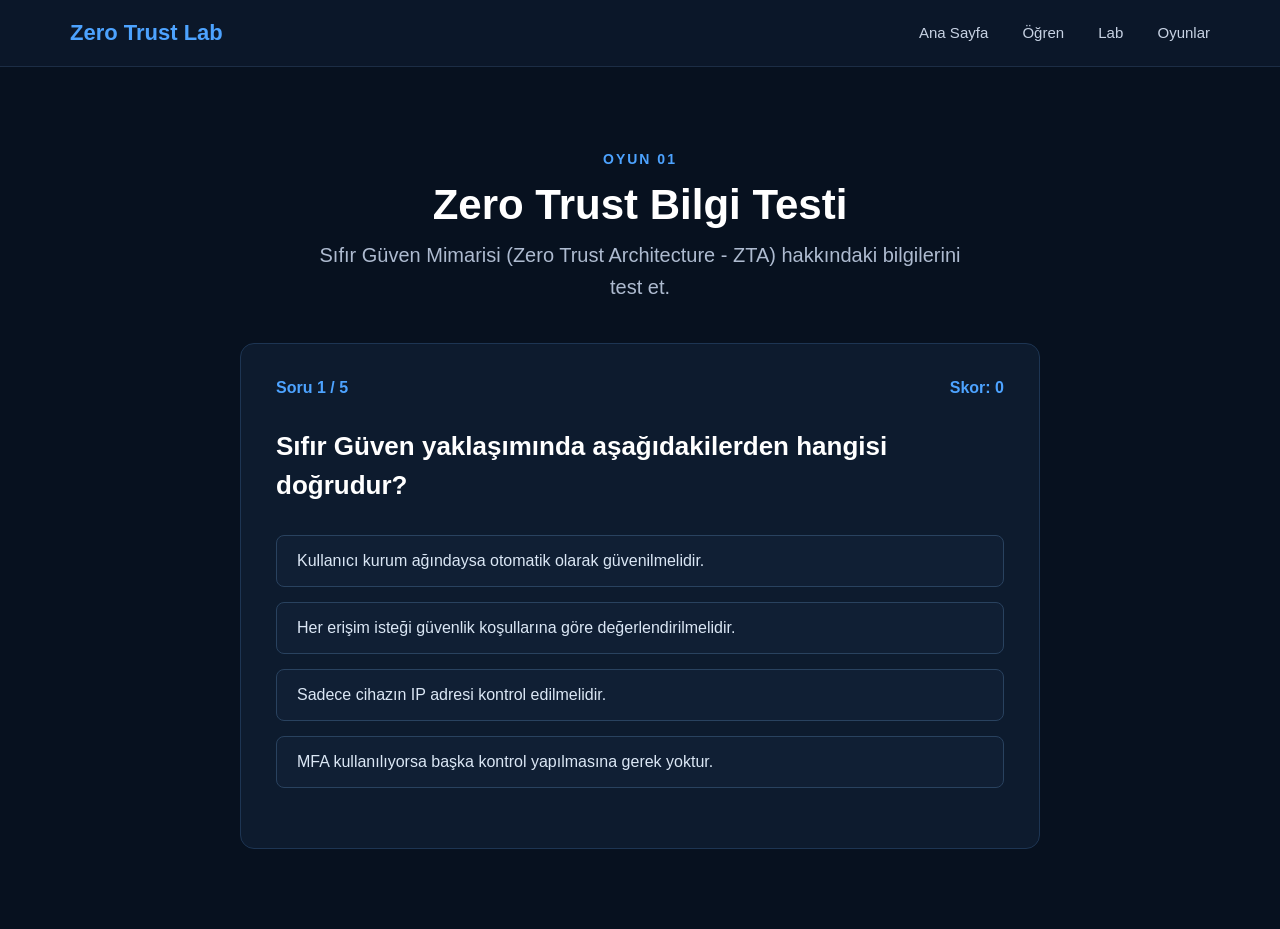
<file: zero-trust-quiz.html>
<!DOCTYPE html>

<html lang="tr">

<head>

    
    <meta charset="UTF-8">

    
    <meta name="viewport" content="width=device-width, initial-scale=1.0">

    
    <title>Zero Trust Bilgi Testi | Zero Trust Lab</title>

   
    <link rel="stylesheet" href="style.css">

</head>


<body>



    <header class="navbar">

        <div class="logo">
            Zero Trust Lab
        </div>

        <nav>

            <a href="index.html">
                Ana Sayfa
            </a>

            <a href="learn.html">
                Öğren
            </a>

            <a href="lab.html">
                Lab
            </a>

            <a href="games.html">
                Oyunlar
            </a>

        </nav>

    </header>


   

    <main class="quiz-page">


        <!-- Quiz sayfasının başlık alanı -->
        <section class="quiz-header">

            <p class="hero-label">
                OYUN 01
            </p>

            <h1>
                Zero Trust Bilgi Testi
            </h1>

            <p>
                Sıfır Güven Mimarisi (Zero Trust Architecture - ZTA)
                hakkındaki bilgilerini test et.
            </p>

        </section>


       

        <section class="quiz-container">


            
            <div class="quiz-status">

                <span id="question-number">
                    Soru 1 / 5
                </span>

                <span id="quiz-score">
                    Skor: 0
                </span>

            </div>


            <h2 id="quiz-question">
                Sıfır Güven yaklaşımında aşağıdakilerden hangisi doğrudur?
            </h2>


            
          <div class="quiz-answers">

            <button
                type="button"
                id="answer-1"
                onclick="quizCevapKontrol(1)"
            >
                Kullanıcı kurum ağındaysa otomatik olarak güvenilmelidir.
            </button>


            <button
                type="button"
                id="answer-2"
                onclick="quizCevapKontrol(2)"
            >
                Her erişim isteği güvenlik koşullarına göre değerlendirilmelidir.
            </button>


            <button
                type="button"
                id="answer-3"
                onclick="quizCevapKontrol(3)"
            >
                Sadece cihazın IP adresi kontrol edilmelidir.
            </button>


            <button
                type="button"
                id="answer-4"
                onclick="quizCevapKontrol(4)"
            >
                MFA kullanılıyorsa başka kontrol yapılmasına gerek yoktur.
            </button>

        </div>
                   
        
       
            <div id="quiz-result"></div>

           


            <button
                type="button"
                id="next-question-button"
                onclick="sonrakiSoru()"
            >
                Sonraki Soru
            </button>


        </section>


    </main>


   
    <script src="script.js"></script>


</body>

</html>
</file>
<file: style.css>
/* =====================================================
   GENEL STİLLER
   ===================================================== */

h1 {


    font-size: 50px;


    margin-top: 150px;
}


p {


    font-size: 20px;


    color: #b6c2d9;
}


button {


    padding: 15px 30px;


    font-size: 18px;


    background-color: #2563eb;


    color: white;


    border: none;


    border-radius: 8px;


    cursor: pointer;
}


* {
    box-sizing: border-box;
}


body {
    margin: 0;
    font-family: Arial, sans-serif;
    background-color: #07111f;
    color: white;
    text-align: center;
}


/* =====================================================
   NAVBAR
   ===================================================== */

.navbar {


    display: flex;


    justify-content: space-between;


    align-items: center;


    padding: 20px 70px;


    background-color: #0b1729;


    border-bottom: 1px solid #1c2d45;
}


.logo {
    font-size: 22px;
    font-weight: bold;
    color: #4da3ff;
}


.navbar nav a {


    text-decoration: none;

    color: #c7d2e3;


    margin-left: 30px;

    font-size: 15px;
}


.navbar nav a:hover {
    color: #4da3ff;
}


/* =====================================================
   ANA SAYFA
   ===================================================== */

.hero {


    text-align: center;


    padding: 100px 20px 70px;
}


.hero-label {
    color: #4da3ff;
    font-weight: bold;
    letter-spacing: 2px;
    font-size: 14px;
}


.hero h1 {
    font-size: 58px;
    margin: 15px 0;
}


.hero-description {


    max-width: 650px;


    margin: 0 auto;

    font-size: 19px;
    line-height: 1.6;
    color: #aebbd0;
}


.start-button {

    display: inline-block;

    margin-top: 35px;

    padding: 15px 30px;

    font-size: 17px;

    background-color: #2563eb;

    color: white;

    border: none;

    border-radius: 8px;


    text-decoration: none;

    cursor: pointer;

    transition: 0.3s;
}


.start-button:hover {
    background-color: #1d4ed8;
}


/* Ana sayfa kartları */

.cards {


    display: flex;


    gap: 25px;


    justify-content: center;


    padding: 20px 60px 80px;
}


.card {
    width: 300px;
    background-color: #0d1b2e;
    border: 1px solid #1d3553;
    border-radius: 14px;
    padding: 30px;
    text-align: left;


    transition: 0.3s;
}


.card:hover {


    transform: translateY(-8px);

    border-color: #2563eb;
}


.card h2 {
    margin-top: 0;
    font-size: 24px;
}


.card p {
    color: #aebbd0;
    line-height: 1.6;
}


.card button {
    margin-top: 15px;
    padding: 10px 18px;
    background-color: transparent;
    color: #4da3ff;
    border: 1px solid #2563eb;
    border-radius: 7px;
    cursor: pointer;
}


.card button:hover {
    background-color: #2563eb;
    color: white;
}


/* =====================================================
   ÖĞREN SAYFASI
   ===================================================== */

.learn-page {
    padding-bottom: 80px;
}


.learn-header {
    text-align: center;
    padding: 70px 20px 50px;
}


.learn-header h1 {
    font-size: 42px;
    margin: 10px 0;
}


.learn-header > p:last-child {
    color: #aebbd0;
    font-size: 18px;
}


/* Eğitim menüsü ve içerik düzeni */

.learn-container {
    display: flex;


    max-width: 1200px;


    margin: 0 auto;

    gap: 30px;

    padding: 0 30px;
}


.lesson-menu {
    width: 250px;


    position: sticky;

    top: 20px;


    align-self: flex-start;

    background-color: #0d1b2e;

    border: 1px solid #1d3553;

    border-radius: 12px;

    padding: 20px;
}


.lesson-menu h3 {
    margin-top: 0;
    color: white;
}


.lesson-menu a {
    display: block;

    text-decoration: none;

    color: #aebbd0;

    padding: 12px 10px;

    border-radius: 7px;

    margin-bottom: 5px;
}


.lesson-menu a:hover {
    background-color: #14263d;

    color: #4da3ff;
}


.lesson-content {
    flex: 1;
}


/* Ders / modül kartları */

.lesson-card {
    background-color: #0d1b2e;

    border: 1px solid #1d3553;

    border-radius: 14px;

    padding: 35px;

    margin-bottom: 25px;
}


.lesson-number {
    color: #4da3ff;

    font-size: 13px;

    font-weight: bold;

    letter-spacing: 1.5px;
}


.lesson-card h2 {
    font-size: 28px;

    margin-top: 10px;
}


.lesson-card p {
    color: #b6c2d9;

    line-height: 1.7;

    font-size: 16px;
}


.concept-box {
    background-color: #101f34;

    border-left: 4px solid #2563eb;

    border-radius: 8px;

    padding: 20px;

    margin-top: 20px;
}


.comparison {
    display: flex;

    gap: 20px;

    margin-top: 25px;
}


.comparison-box {
    flex: 1;

    background-color: #101f34;

    border: 1px solid #243a58;

    border-radius: 10px;

    padding: 20px;
}


.principle-grid {
    display: grid;


    grid-template-columns: repeat(2, 1fr);

    gap: 20px;

    margin-top: 25px;
}


.principle-item {
    background-color: #101f34;

    border: 1px solid #243a58;

    border-radius: 10px;

    padding: 20px;
}


.architecture-flow {
    display: flex;

    align-items: center;

    justify-content: center;

    gap: 15px;

    margin-top: 30px;
}


.architecture-control {
    display: flex;

    flex-direction: column;

    align-items: center;

    gap: 10px;

    margin-top: 35px;
}


.architecture-item {
    background-color: #14263d;

    border: 1px solid #2a405f;

    border-radius: 9px;

    padding: 15px 22px;

    font-weight: bold;
}


.architecture-item.highlight {
    border-color: #2563eb;

    color: #6eb1ff;
}


.arrow {
    font-size: 25px;

    color: #4da3ff;
}


@media (max-width: 850px) {


    .learn-container {
        flex-direction: column;
    }


    .lesson-menu {
        width: 100%;

        position: static;
    }


    .principle-grid {
        grid-template-columns: 1fr;
    }


    .comparison {
        flex-direction: column;
    }


    .architecture-flow {
        flex-direction: column;
    }
}


/* 7 temel ilke kartları */

.tenet-grid {


    display: grid;

    grid-template-columns: repeat(2, 1fr);

    gap: 20px;

    margin-top: 30px;
}


.tenet-card {

    background-color: #101f34;

    border: 1px solid #243a58;

    border-radius: 12px;

    padding: 25px;


    transition: 0.3s;
}


.tenet-card:hover {


    transform: translateY(-6px);


    border-color: #2563eb;
}


.tenet-number {

    color: #4da3ff;

    font-size: 14px;

    font-weight: bold;

    letter-spacing: 2px;

    margin-bottom: 12px;
}


.tenet-card h3 {

    font-size: 19px;

    line-height: 1.4;

    margin-top: 0;
}


.tenet-card p {

    font-size: 15px;

    line-height: 1.6;

    color: #aebbd0;
}


@media (max-width: 850px) {

    .tenet-grid {

        grid-template-columns: 1fr;

    }

}


/* Hızlı kontrol alanı */

.quick-check {
    margin-top: 35px;

    background-color: #0a1829;

    border: 1px solid #2563eb;

    border-radius: 12px;

    padding: 25px;
}


.quick-check h3 {
    margin-top: 0;

    color: #6eb1ff;
}


.answer-buttons {
    display: flex;

    gap: 15px;

    margin-top: 20px;
}


.answer-buttons button {
    padding: 12px 25px;

    background-color: #14263d;

    color: white;

    border: 1px solid #2563eb;

    border-radius: 8px;

    cursor: pointer;

    font-size: 15px;

    transition: 0.3s;
}


.answer-buttons button:hover {
    background-color: #2563eb;
}


.result {
    margin-top: 20px;

    padding: 20px;

    border-radius: 10px;
}


.result.correct {
    background-color: rgba(34, 197, 94, 0.10);

    border: 1px solid #22c55e;
}


.result.correct strong {
    color: #4ade80;
}


.result.wrong {
    background-color: rgba(239, 68, 68, 0.10);

    border: 1px solid #ef4444;
}


.result.wrong > strong {
    color: #f87171;
}


/* Güven algoritması girdileri */

.trust-inputs {


    display: grid;

    grid-template-columns: repeat(3, 1fr);

    gap: 18px;

    margin-top: 30px;

    margin-bottom: 35px;
}


.trust-input-card {

    background-color: #101f34;

    border: 1px solid #243a58;

    border-radius: 12px;

    padding: 22px;

    transition: 0.3s;
}


.trust-input-card:hover {

    transform: translateY(-5px);

    border-color: #2563eb;
}


.trust-icon {

    font-size: 28px;

    display: block;

    margin-bottom: 12px;
}


.trust-input-card h3 {

    margin-top: 0;

    font-size: 18px;
}


.trust-input-card p {

    font-size: 14px;

    line-height: 1.6;
}


.decision-flow {

    background-color: #081525;

    border: 1px solid #243a58;

    border-radius: 14px;

    padding: 30px;

    margin-top: 30px;

    text-align: center;
}


.decision-step {

    max-width: 550px;

    margin: 0 auto;

    background-color: #14263d;

    border: 1px solid #2a405f;

    border-radius: 9px;

    padding: 15px;

    font-weight: bold;
}


.decision-engine {

    border-color: #2563eb;

    color: #6eb1ff;
}


.decision-arrow {

    color: #4da3ff;

    font-size: 25px;

    margin: 8px 0;
}


.decision-results {

    display: flex;

    justify-content: center;

    gap: 20px;

    margin-top: 10px;
}


.decision-allow {

    flex: 1;

    max-width: 260px;

    padding: 18px;

    border-radius: 9px;

    border: 1px solid #22c55e;

    background-color: rgba(34, 197, 94, 0.10);

    color: #4ade80;

    font-weight: bold;
}


.decision-deny {

    flex: 1;

    max-width: 260px;

    padding: 18px;

    border-radius: 9px;

    border: 1px solid #ef4444;

    background-color: rgba(239, 68, 68, 0.10);

    color: #f87171;

    font-weight: bold;
}


.decision-results small {

    display: block;

    margin-top: 5px;

    font-size: 11px;
}


@media (max-width: 850px) {

    .trust-inputs {

        grid-template-columns: 1fr;

    }


    .decision-results {

        flex-direction: column;

        align-items: center;

    }

}


/* Politika Motoru bilgi kaynakları */

.source-grid {


    display: grid;

    grid-template-columns: repeat(2, 1fr);


    gap: 18px;

    margin-top: 30px;

    margin-bottom: 35px;
}


.source-card {

    background-color: #101f34;

    border: 1px solid #243a58;

    border-radius: 12px;

    padding: 22px;


    transition: 0.3s;
}


.source-card:hover {

    transform: translateY(-5px);

    border-color: #2563eb;
}


.source-icon {

    display: block;

    font-size: 30px;

    margin-bottom: 12px;
}


.source-card h3 {

    margin-top: 0;

    font-size: 18px;

    line-height: 1.5;
}


.source-card p {

    font-size: 14px;

    line-height: 1.6;
}


.source-flow {

    background-color: #081525;

    border: 1px solid #243a58;

    border-radius: 14px;

    padding: 30px;

    margin-top: 30px;

    text-align: center;
}


.source-flow-inputs {

    display: flex;

    flex-wrap: wrap;

    justify-content: center;

    gap: 10px;

    margin-top: 25px;
}


.source-flow-inputs span {

    background-color: #14263d;

    border: 1px solid #2a405f;

    border-radius: 8px;

    padding: 10px 15px;

    color: #b6c2d9;

    font-size: 13px;
}


@media (max-width: 850px) {

    .source-grid {

        grid-template-columns: 1fr;

    }

}


/* Erişim karar akışı */

.access-decision-flow {

    background-color: #081525;

    border: 1px solid #243a58;

    border-radius: 14px;

    padding: 30px;

    margin-top: 30px;
}


.access-step {

    display: flex;

    align-items: center;

    gap: 20px;

    max-width: 700px;

    margin: 0 auto;

    padding: 20px;

    background-color: #101f34;

    border: 1px solid #243a58;

    border-radius: 12px;

    text-align: left;
}


.access-step-number {


    flex-shrink: 0;

    display: flex;

    align-items: center;

    justify-content: center;

    width: 45px;

    height: 45px;

    border-radius: 50%;

    background-color: #14263d;

    border: 1px solid #2563eb;

    color: #6eb1ff;

    font-weight: bold;
}


.access-step h3 {

    margin: 0 0 8px;

    font-size: 18px;
}


.access-step p {

    margin: 0;

    font-size: 14px;

    line-height: 1.6;
}


.access-step-engine {

    border-color: #2563eb;

    background-color: #0d2038;
}


.example-scenario {

    margin-top: 35px;

    padding: 25px;

    background-color: #081525;

    border: 1px solid #243a58;

    border-radius: 14px;
}


.scenario-information {

    display: grid;

    grid-template-columns: repeat(3, 1fr);

    gap: 15px;

    margin-top: 20px;
}


.scenario-information div {

    background-color: #101f34;

    border: 1px solid #243a58;

    border-radius: 10px;

    padding: 16px;
}


.scenario-information span {

    display: block;

    color: #7f91aa;

    font-size: 12px;

    margin-bottom: 7px;
}


.scenario-information strong {

    color: white;

    font-size: 14px;
}


@media (max-width: 850px) {

    .scenario-information {

        grid-template-columns: 1fr;

    }

}


/* =====================================================
   LAB ANA SAYFASI
   ===================================================== */

.lab-page {

    padding-bottom: 80px;
}


.lab-header {

    text-align: center;

    padding: 70px 20px 50px;
}


.lab-header h1 {

    font-size: 44px;

    margin: 10px 0 15px;
}


.lab-header > p:last-child {

    max-width: 700px;

    margin: 0 auto;

    color: #aebbd0;

    font-size: 17px;

    line-height: 1.7;
}


/* Lab araç kartları */

.lab-tools {

    display: grid;

    grid-template-columns: repeat(3, 1fr);

    gap: 22px;

    max-width: 1200px;

    margin: 0 auto;

    padding: 20px 30px 70px;
}


.lab-tool-card {

    background-color: #0d1b2e;

    border: 1px solid #1d3553;

    border-radius: 14px;

    padding: 28px;

    text-align: left;


    transition: 0.3s;
}


.lab-tool-card:hover {

    transform: translateY(-7px);

    border-color: #2563eb;
}


.lab-tool-icon {

    font-size: 32px;

    margin-bottom: 20px;
}


.lab-tool-label {

    display: block;

    color: #4da3ff;

    font-size: 12px;

    font-weight: bold;

    letter-spacing: 1.5px;

    margin-bottom: 10px;
}


.lab-tool-card h2 {

    font-size: 21px;

    line-height: 1.5;

    margin-top: 0;
}


.lab-tool-card p {

    font-size: 14px;

    line-height: 1.7;

    color: #aebbd0;
}


.lab-tool-button {

    margin-top: 15px;

    padding: 11px 18px;

    background-color: transparent;

    color: #4da3ff;

    border: 1px solid #2563eb;

    border-radius: 8px;

    font-size: 14px;

    cursor: pointer;

    transition: 0.3s;
}


.lab-tool-button:hover {

    background-color: #2563eb;

    color: white;
}


/* Lab çalışma süreci */

.lab-info {

    max-width: 1100px;

    margin: 0 auto;

    padding: 40px 30px;

    text-align: center;

    background-color: #0b1729;

    border: 1px solid #1d3553;

    border-radius: 16px;
}


.lab-info h2 {

    margin-top: 5px;

    font-size: 30px;
}


.lab-process {

    display: flex;

    align-items: center;

    justify-content: center;

    gap: 20px;

    margin-top: 35px;
}


.lab-process-step {

    flex: 1;

    background-color: #101f34;

    border: 1px solid #243a58;

    border-radius: 12px;

    padding: 22px;

    min-height: 180px;
}


.lab-process-step > span {

    color: #4da3ff;

    font-size: 13px;

    font-weight: bold;

    letter-spacing: 2px;
}


.lab-process-step h3 {

    margin: 12px 0 8px;
}


.lab-process-step p {

    font-size: 14px;

    line-height: 1.6;

    color: #aebbd0;
}


.lab-process-arrow {

    color: #4da3ff;

    font-size: 28px;

    font-weight: bold;
}


@media (max-width: 900px) {


    .lab-tools {

        grid-template-columns: 1fr;
    }


    .lab-process {

        flex-direction: column;
    }


    .lab-process-arrow {

        transform: rotate(90deg);
    }


    .lab-process-step {

        width: 100%;
    }

}


/* =====================================================
   LAB 01 - POLİTİKA MOTORU SİMÜLATÖRÜ
   ===================================================== */

.policy-engine-page {


    padding-bottom: 80px;
}


.policy-engine-header {

    text-align: center;

    padding: 70px 20px 40px;
}


.policy-engine-header h1 {


    font-size: 42px;

    margin: 10px 0;
}


.policy-engine-header > p:last-child {

    max-width: 750px;

    margin: 0 auto;

    font-size: 17px;

    line-height: 1.7;

    color: #aebbd0;
}


/* Simülatör form alanı */

.simulator-container {


    max-width: 850px;


    margin: 0 auto;

    padding: 0 30px;
}


.simulator-form-card {

    background-color: #0d1b2e;

    border: 1px solid #1d3553;

    border-radius: 14px;

    padding: 35px;

    text-align: left;
}


.simulator-form-card h2 {

    margin-top: 0;

    font-size: 27px;
}


.simulator-form-card > p {

    font-size: 16px;

    line-height: 1.6;
}


/* Form elemanları */

.form-group {


    margin-top: 22px;
}


.form-group label {


    display: block;

    margin-bottom: 9px;

    font-size: 15px;

    font-weight: bold;

    color: #dbe7f7;
}


.form-group select {

    width: 100%;

    padding: 13px 14px;

    background-color: #101f34;

    color: white;

    border: 1px solid #2a405f;

    border-radius: 8px;

    font-size: 15px;

    cursor: pointer;
}


.form-group select:focus {

    outline: none;

    border-color: #4da3ff;
}


#evaluate-button {

    width: 100%;

    margin-top: 28px;

    background-color: #2563eb;
}


#evaluate-button:hover {

    background-color: #1d4ed8;
}


.simulator-note {

    margin-top: 30px;

    padding: 20px;

    background-color: #101f34;

    border-left: 4px solid #4da3ff;

    border-radius: 8px;
}


.simulator-note strong {

    color: #6eb1ff;
}


.simulator-note p {

    font-size: 14px;

    line-height: 1.6;
}


.form-help-text {


    font-size: 13px;


    color: #8fa3bf;


    margin-top: 8px;


    line-height: 1.5;
}


/* Politika Motoru sonuç alanı */

#policy-result h3 {

    margin-top: 0;

    margin-bottom: 18px;

    font-size: 16px;

    letter-spacing: 1.5px;

    color: #cbd5e1;
}


.decision-details {

    margin-top: 20px;

    padding: 18px;

    background-color: rgba(0, 0, 0, 0.15);

    border-radius: 8px;
}


.decision-details p {

    margin: 8px 0;

    font-size: 14px;
}


.decision-details p strong {

    color: white;
}


.decision-reason {

    margin-top: 20px;
}


.decision-reason h4 {

    margin-bottom: 10px;

    font-size: 15px;

    color: white;
}


/* Lab kullanım rehberi */

.lab-guide {

    max-width: 1000px;

    margin: 0 auto 35px;

    padding: 30px;

    background-color: #0d1b2e;

    border: 1px solid #1d3553;

    border-radius: 14px;

    text-align: left;
}


.lab-guide h2 {

    margin-top: 10px;

    margin-bottom: 10px;

    font-size: 26px;
}


.lab-guide-description {

    font-size: 15px;

    line-height: 1.6;

    margin-bottom: 25px;
}


.lab-guide-steps {

    display: grid;

    grid-template-columns: repeat(3, 1fr);

    gap: 18px;
}


.lab-guide-step {

    background-color: #101f34;

    border: 1px solid #243a58;

    border-radius: 10px;

    padding: 20px;
}


.guide-number {

    color: #4da3ff;

    font-size: 13px;

    font-weight: bold;

    letter-spacing: 2px;
}


.lab-guide-step h3 {

    margin: 10px 0;

    font-size: 18px;
}


.lab-guide-step p {

    margin: 0;

    font-size: 14px;

    line-height: 1.6;
}


@media (max-width: 850px) {

    .lab-guide-steps {

        grid-template-columns: 1fr;
    }

}


/* Hazır test senaryoları */

.preset-scenarios {

    max-width: 1000px;

    margin: 0 auto 35px;

    padding: 30px;

    background-color: #0d1b2e;

    border: 1px solid #1d3553;

    border-radius: 14px;

    text-align: left;
}


.preset-scenarios h2 {

    margin-top: 10px;

    margin-bottom: 10px;

    font-size: 26px;
}


.preset-description {

    font-size: 15px;

    line-height: 1.6;

    margin-bottom: 22px;
}


.preset-scenario-buttons {

    display: flex;

    gap: 15px;

    flex-wrap: wrap;
}


.preset-scenario-buttons button {

    padding: 11px 16px;

    background-color: #14263d;

    color: #cbd5e1;

    border: 1px solid #2a405f;

    border-radius: 8px;

    font-size: 14px;

    cursor: pointer;

    transition: 0.3s;
}


.preset-scenario-buttons button:hover {

    border-color: #2563eb;

    color: white;

    background-color: #19304d;
}


/* Form işlem butonları */

.form-action-buttons {

    display: flex;

    gap: 12px;

    margin-top: 20px;
}


#reset-button {

    background-color: #14263d;

    color: #cbd5e1;

    border: 1px solid #2a405f;
}


#reset-button:hover {

    background-color: #1b304a;

    border-color: #4da3ff;

    color: white;
}

@media (max-width: 600px) {

    .form-action-buttons {

        flex-direction: column;
    }

}


/* =====================================================
   LAB 02 - POLİTİKA OLUŞTURUCU
   ===================================================== */

.policy-builder-page {


    padding-bottom: 80px;
}


.policy-builder-header {


    text-align: center;


    padding: 70px 20px 40px;
}


.policy-builder-header h1 {

    font-size: 42px;

    margin: 10px 0;
}


.policy-builder-header > p:last-child {


    max-width: 750px;


    margin: 0 auto;

    font-size: 17px;

    line-height: 1.7;

    color: #aebbd0;
}


/* Politika oluşturucu form alanları */

.form-group input {


    width: 100%;


    padding: 13px 14px;


    background-color: #101f34;

    color: white;

    border: 1px solid #2a405f;

    border-radius: 8px;

    font-size: 15px;
}


.form-group input:focus {

    outline: none;

    border-color: #4da3ff;
}


#create-policy-button {

    width: 100%;

    margin-top: 28px;

    background-color: #2563eb;
}


#create-policy-button:hover {

    background-color: #1d4ed8;
}


/* Oluşturulan politika kartı */

.created-policy-card {

    margin-top: 30px;

    padding: 25px;

    background-color: #101f34;

    border: 1px solid #2a405f;

    border-radius: 10px;
}


.created-policy-label {

    margin: 0;

    color: #4da3ff;

    font-size: 12px;

    font-weight: bold;

    letter-spacing: 1.5px;
}


.created-policy-card h3 {

    margin-top: 10px;

    margin-bottom: 20px;

    font-size: 23px;

    color: white;
}


.policy-conditions {

    margin-top: 20px;

    padding: 18px;

    background-color: rgba(0, 0, 0, 0.15);

    border-radius: 8px;
}


.policy-conditions h4 {

    margin-top: 0;

    margin-bottom: 12px;

    color: white;
}


.policy-conditions p {

    margin: 8px 0;

    font-size: 14px;
}


.policy-decision {

    margin-top: 20px;
}


.policy-decision h4 {

    margin-bottom: 10px;

    color: white;
}


.policy-decision strong {

    color: #6eb1ff;

    font-size: 17px;
}


#reset-policy-button {
    margin-top: 10px;
    padding: 12px 20px;
    border: 1px solid #64748b;
    border-radius: 8px;
    background-color: transparent;
    color: #cbd5e1;
    cursor: pointer;
    font-size: 15px;
}


#reset-policy-button:hover {
    background-color: #334155;
}


/* =====================================================
   LAB 03 - ERİŞİM SENARYOLARI
   ===================================================== */

.access-scenarios-page {
    padding-bottom: 80px;
}


.access-scenarios-header {
    text-align: center;
    padding: 70px 20px 50px;
}


.access-scenarios-header h1 {
    font-size: 42px;
    margin: 10px 0;
}


.access-scenarios-header > p:last-child {
    color: #aebbd0;
    font-size: 18px;
}


/* Senaryo listesi */

.access-scenario-container {

    max-width: 900px;


    margin: 50px auto 0;

    padding: 0 30px;
}


.access-scenario-container > h2 {
    font-size: 30px;
    margin-top: 10px;
}


.access-scenario-card {

    background-color: #0d1b2e;

    border: 1px solid #1d3553;

    border-radius: 14px;

    padding: 30px;

    margin-top: 30px;

    text-align: left;
}


.scenario-number {

    color: #4da3ff;

    font-size: 13px;

    font-weight: bold;

    letter-spacing: 1.5px;
}


.access-scenario-card h3 {

    font-size: 26px;

    margin: 10px 0 15px;
}


.scenario-description {

    font-size: 17px;

    line-height: 1.6;
}


/* Senaryo bilgileri */

.scenario-details {

    background-color: #091522;

    border: 1px solid #1d3553;

    border-radius: 10px;

    padding: 20px;

    margin-top: 25px;
}


.scenario-details p {

    font-size: 16px;

    margin: 10px 0;
}


.scenario-question {

    margin-top: 25px;

    padding-top: 20px;

    border-top: 1px solid #1d3553;
}


.scenario-question h4 {

    font-size: 19px;

    margin-bottom: 20px;
}


/* ALLOW / DENY karar butonları */

.scenario-buttons {

    display: flex;

    gap: 15px;
}


.scenario-buttons button {

    flex: 1;

    padding: 13px;

    font-size: 16px;
}


/* Senaryo sonuçlarını sıfırlama */

.scenario-reset-area {

    text-align: center;

    margin-top: 35px;
}


.scenario-reset-area button {

    background-color: transparent;

    color: #4da3ff;

    border: 1px solid #2563eb;

    padding: 12px 22px;

    font-size: 15px;

    border-radius: 8px;

    cursor: pointer;
}


.scenario-reset-area button:hover {

    background-color: #2563eb;

    color: white;
}


/* =====================================================
   OYUNLAR SAYFASI
   ===================================================== */

.games-page {
    padding-bottom: 80px;
}


.games-header {

    text-align: center;

    padding: 70px 20px 50px;
}


.games-header h1 {

    font-size: 42px;

    margin: 10px 0;
}


.games-header > p:last-child {

    max-width: 700px;

    margin: 0 auto;

    color: #aebbd0;

    font-size: 18px;

    line-height: 1.6;
}


/* Oyun kartları */

.game-cards {

    display: flex;

    justify-content: center;

    gap: 25px;

    max-width: 1200px;

    margin: 0 auto;

    padding: 20px 30px;
}


.game-card {

    width: 340px;

    background-color: #0d1b2e;

    border: 1px solid #1d3553;

    border-radius: 14px;

    padding: 30px;

    text-align: left;

    transition: 0.3s;
}


.game-card:hover {

    transform: translateY(-8px);

    border-color: #2563eb;
}


.game-icon {

    font-size: 35px;

    margin-bottom: 20px;
}


.game-label {

    color: #4da3ff;

    font-size: 13px;

    font-weight: bold;

    letter-spacing: 1.5px;
}


.game-card h2 {

    font-size: 23px;

    margin: 12px 0;
}


.game-card p {

    font-size: 16px;

    line-height: 1.6;
}


.game-card button {

    margin-top: 15px;

    width: 100%;

    padding: 12px;

    font-size: 15px;
}


/* =====================================================
   OYUN 01 - ZERO TRUST BİLGİ TESTİ
   ===================================================== */

.quiz-page {
    padding-bottom: 80px;
}


.quiz-header {
    text-align: center;
    padding: 70px 20px 40px;
}


.quiz-header h1 {
    font-size: 42px;
    margin: 10px 0;
}


.quiz-header > p:last-child {
    max-width: 650px;
    margin: 0 auto;
    color: #aebbd0;
    line-height: 1.6;
}


/* Quiz alanı */

.quiz-container {


    max-width: 800px;


    margin: 0 auto;


    padding: 35px;


    background-color: #0d1b2e;


    border: 1px solid #1d3553;


    border-radius: 14px;


    text-align: left;
}


.quiz-status {


    display: flex;


    justify-content: space-between;


    align-items: center;


    margin-bottom: 30px;


    font-weight: bold;

    color: #4da3ff;
}


#quiz-question {

    font-size: 26px;

    line-height: 1.5;

    margin-bottom: 30px;
}


/* Quiz cevap butonları */

.quiz-answers {


    display: flex;

    flex-direction: column;


    gap: 15px;
}


.quiz-answers button {


    text-align: left;

    padding: 16px 20px;

    background-color: #101f34;

    color: #dbe7f5;

    border: 1px solid #29425f;

    border-radius: 8px;

    font-size: 16px;

    cursor: pointer;


    transition: 0.2s;
}


.quiz-answers button:hover {

    border-color: #4da3ff;

    background-color: #142a46;


    transform: translateX(4px);
}


.game-button {

    display: inline-block;

    margin-top: 15px;

    padding: 12px 20px;

    background-color: #2563eb;

    color: white;

    text-decoration: none;

    border-radius: 8px;

    font-size: 16px;

    transition: 0.2s;
}


.game-button:hover {

    background-color: #1d4ed8;
}


#quiz-result {
    margin-top: 25px;
}


#quiz-result .result {
    padding: 18px 20px;
    border-radius: 10px;
    line-height: 1.6;
}


#quiz-result .correct {
    background-color: rgba(34, 197, 94, 0.12);
    border: 1px solid #22c55e;
}


#quiz-result .wrong {
    background-color: rgba(239, 68, 68, 0.12);
    border: 1px solid #ef4444;
}


#quiz-result strong {
    font-size: 18px;
}


#quiz-result p {
    margin-bottom: 0;
    font-size: 16px;
}


#next-question-button {
    display: none;

    margin-top: 25px;

    padding: 12px 22px;

    background-color: #2563eb;

    color: white;

    border: none;

    border-radius: 8px;

    font-size: 16px;

    cursor: pointer;
}


#next-question-button.show {
    display: inline-block;
}


#next-question-button:hover {
    background-color: #1d4ed8;
}


.quiz-final-result {
    text-align: center;


    padding: 40px 35px;

    background-color: #101f34;

    border: 1px solid #29425f;

    border-radius: 12px;


    margin-top: 30px;
}


.quiz-final-result h2 {
    margin: 0 0 20px;

    font-size: 42px;

    color: #4da3ff;
}


.quiz-final-result p {
    max-width: 600px;


    margin: 0 auto 30px;

    font-size: 17px;

    line-height: 1.7;
}


.quiz-final-result button {
    margin-top: 5px;

    padding: 14px 24px;

    font-size: 16px;
}


.matching-header {

    text-align: center;

    padding: 70px 20px 35px;
}


.matching-header h1 {

    margin: 10px 0 15px;

    font-size: 42px;
}


.matching-header p {

    max-width: 700px;

    margin: 0 auto;

    line-height: 1.6;
}


/* =====================================================
   OYUN 02 - BİLEŞENLERİ EŞLEŞTİR
   ===================================================== */

.matching-game-container {


    display: grid;


    grid-template-columns: 1fr 1fr;


    gap: 40px;


    max-width: 1100px;


    margin: 0 auto;


     padding: 20px 40px 80px;
}


.matching-card {


    background-color: #0d1b2e;


    border: 1px solid #2563eb;


    border-radius: 10px;


    padding: 20px;


    margin-bottom: 15px;


    text-align: center;
}


.matching-drop-zone {


    background-color: #0b1729;


    border: 2px dashed #4da3ff;


    border-radius: 10px;


    padding: 20px;


   margin-bottom: 30px;


    min-height: 90px;


    display: flex;


    align-items: center;


    justify-content: center;
}


.matching-components h3,
.matching-tasks h3 {

    margin-bottom: 20px;

    color: #4da3ff;

    font-size: 22px;
}


.matching-drop-zone.drag-over {

    border-color: #60a5fa;

    background-color: #10294a;


    transform: scale(1.02);

}


.matching-card.dragging {

    opacity: 0.85;

}


.custom-drag-image {

    position: absolute;

    top: -1000px;

    left: -1000px;

    padding: 12px 20px;

    background-color: #0d1b2e;

    border: 1px solid #4da3ff;

    border-radius: 8px;

    color: white;

    font-size: 15px;

    font-weight: bold;

    white-space: nowrap;
}


.matching-drop-zone.correct-match {


    display: flex;


    flex-direction: column;


    gap: 15px;


    align-items: center;


    justify-content: center;


    border: 2px solid #22c55e;

    background-color: #0f2a22;
}


.matching-drop-zone .matching-card {


    width: 100%;


    margin-bottom: 0;


    border-color: #22c55e;


    padding: 14px;
}


.matching-drop-zone > p {


    margin: 0;


    text-align: center;


    line-height: 1.5;

    font-size: 17px;
}


.matching-drop-zone.wrong-match {


    border: 2px solid #ef4444;

    background-color: #2a1218;
}


#matching-result-1 .result.wrong,
#matching-result-2 .result.wrong,
#matching-result-3 .result.wrong {

    margin-top: 10px;

    padding: 15px;

    border: 1px solid #ef4444;

    border-radius: 8px;

    background-color: #2a1218;

    text-align: left;
}


#matching-result-1,
#matching-result-2,
#matching-result-3 {

    margin-bottom: 30px;
}


/* Oyun kullanım rehberi */

.matching-game-info {

    max-width: 950px;

    margin: 10px auto 25px;

    padding: 20px 24px;

    background-color: #0d1b2e;

    border: 1px solid #1d3553;

    border-radius: 12px;

    text-align: center;
}


.matching-game-info h2 {

    margin: 6px 0 8px;

    font-size: 24px;
}


.matching-guide-description {

    max-width: 650px;

    margin: 0 auto;

    font-size: 14px;

    line-height: 1.5;
}


.matching-guide-steps {

    display: flex;

    align-items: center;

    justify-content: center;

    gap: 12px;

    margin-top: 18px;
}


.matching-guide-step {

    flex: 1;


    min-height: 115px;

    padding: 14px;
}


.matching-guide-number {

    font-size: 12px;
}


.matching-guide-step h3 {

    margin: 8px 0 5px;

    font-size: 16px;
}


.matching-guide-step p {

    margin: 0;

    font-size: 12px;

    line-height: 1.45;
}


.matching-guide-arrow {

    font-size: 22px;
}


#matching-result-1 .result,
#matching-result-2 .result,
#matching-result-3 .result {

    padding: 10px 14px;

    margin-top: 8px;

    margin-bottom: 12px;

}


#matching-result-1 .result p,
#matching-result-2 .result p,
#matching-result-3 .result p {

    margin: 6px 0 0;

    font-size: 13px;

    line-height: 1.4;

}


.matching-drop-zone {

    margin-bottom: 18px;
}


#matching-result-1,
#matching-result-2,
#matching-result-3 {

    margin-bottom: 18px;
}


.matching-restart-area {


    display: flex;

    justify-content: center;

    align-items: center;


    margin: 5px 0 15px;

    min-height: 50px;
}


#matching-restart-button {

    display: none;

    padding: 12px 24px;

    font-size: 15px;

    font-weight: bold;

    background-color: #2563eb;

    color: white;

    border: 1px solid #4da3ff;

    border-radius: 8px;

    cursor: pointer;
}


#matching-restart-button:hover {

    background-color: #1d4ed8;
}


.card-button {


    display: inline-block;

    margin-top: 15px;

    padding: 10px 18px;

    background-color: transparent;

    color: #4da3ff;

    border: 1px solid #2563eb;

    border-radius: 7px;


    text-decoration: none;

    font-size: 15px;

    cursor: pointer;

    transition: 0.3s;
}


.card-button:hover {

    background-color: #2563eb;

    color: white;
}


/* =====================================================
   OYUN 03 - ERİŞİM AKIŞINI SIRALA
   ===================================================== */

.access-flow-page {
    max-width: 1100px;
    margin: 0 auto;
    padding: 50px 20px 80px;
}


.access-flow-header {
    text-align: center;
    margin-bottom: 30px;
}

.access-flow-header h1 {
    margin: 10px 0 15px;
    font-size: 42px;
}

.access-flow-header p {
    max-width: 700px;
    margin: 0 auto;
    line-height: 1.6;
}


.access-flow-guide {
    max-width: 850px;
    margin: 0 auto 35px;
    padding: 22px 28px;

    background-color: #0d1b2e;

    border: 1px solid #1d3553;
    border-radius: 12px;

    text-align: center;
}

.access-flow-guide h2 {
    margin: 8px 0 10px;
    font-size: 24px;
}

.access-flow-guide p {
    margin: 0 auto;
    max-width: 650px;
    font-size: 15px;
    line-height: 1.6;
}


.access-flow-game {
    max-width: 850px;
    margin: 0 auto;

    padding: 28px;

    background-color: #0b1729;

    border: 1px solid #1d3553;
    border-radius: 14px;

    text-align: left;
}

.access-flow-game > h2 {
    margin-top: 0;
    margin-bottom: 8px;

    text-align: center;

    color: #4da3ff;
    font-size: 27px;
}

.access-flow-game > p {
    margin: 0 auto 25px;

    text-align: center;

    font-size: 15px;
    line-height: 1.5;
}


/* Sıralanabilir erişim kartları */

.access-flow-list {
    display: flex;


    flex-direction: column;


    gap: 14px;
}


.access-flow-card {
    position: relative;

    padding: 18px 22px 18px 70px;

    background-color: #0d1b2e;

    border: 1px solid #244568;
    border-radius: 10px;

    transition: 0.25s;

    cursor: grab;
}


.access-flow-card:hover {
    border-color: #4da3ff;


    transform: translateX(4px);

    background-color: #10233b;
}


.access-flow-card strong {
    display: block;

    margin-bottom: 7px;

    color: #ffffff;

    font-size: 16px;
}


.access-flow-card p {
    margin: 0;

    font-size: 14px;

    line-height: 1.55;

    color: #aebbd0;
}


.access-flow-drag-icon {


    position: absolute;

    left: 18px;
    top: 50%;


    transform: translateY(-50%);

    width: 34px;
    height: 34px;

    display: flex;
    align-items: center;
    justify-content: center;

    background-color: #10294a;

    border: 1px solid #2563eb;
    border-radius: 8px;

    color: #4da3ff;

    font-size: 18px;
    font-weight: bold;
}


.access-flow-card.access-flow-dragging {


    opacity: 0.55;


    transform: scale(0.98);


    cursor: grabbing;
}


/* Doğru / yanlış kart durumları */

.access-flow-card.access-flow-correct {

    border-color: #22c55e;

    background-color: #0f2a22;
}


.access-flow-card.access-flow-correct
.access-flow-drag-icon {

    border-color: #22c55e;

    color: #4ade80;

    background-color: #123126;
}


.access-flow-card.access-flow-wrong {

    border-color: #ef4444;

    background-color: #2a1218;
}


.access-flow-card.access-flow-wrong
.access-flow-drag-icon {

    border-color: #ef4444;

    color: #f87171;

    background-color: #35151c;
}


/* Kontrol ve karıştırma butonları */

.access-flow-check-area {

    display: flex;

    justify-content: center;

    gap: 12px;

    margin-top: 25px;

    flex-wrap: wrap;
}


#access-flow-check-button,
#access-flow-shuffle-button {

    padding: 12px 22px;

    font-size: 15px;

    font-weight: bold;
}


#access-flow-shuffle-button {

    background-color: transparent;

    color: #4da3ff;

    border: 1px solid #2563eb;
}


#access-flow-shuffle-button:hover {

    background-color: #14263d;
}


/* Oyunu tekrar başlatma */

#access-flow-restart-button {

    display: none;

    margin: 18px auto 0;

    padding: 12px 24px;

    font-size: 15px;

    font-weight: bold;

    background-color: #2563eb;

    color: white;

    border: 1px solid #4da3ff;

    border-radius: 8px;

    cursor: pointer;
}


#access-flow-restart-button:hover {

    background-color: #1d4ed8;
}


.access-flow-card.access-flow-correct
.access-flow-drag-icon {

    opacity: 0.65;
}


/* =====================================================
   MOBİL NAVBAR
   ===================================================== */

@media (max-width: 768px) {

    .navbar {

        flex-direction: column;

        gap: 15px;

        padding: 20px;
    }


    .navbar nav {

        display: flex;

        flex-wrap: wrap;

        justify-content: center;

        gap: 15px;
    }


    .navbar nav a {

        margin-left: 0;
    }

}
</file>
